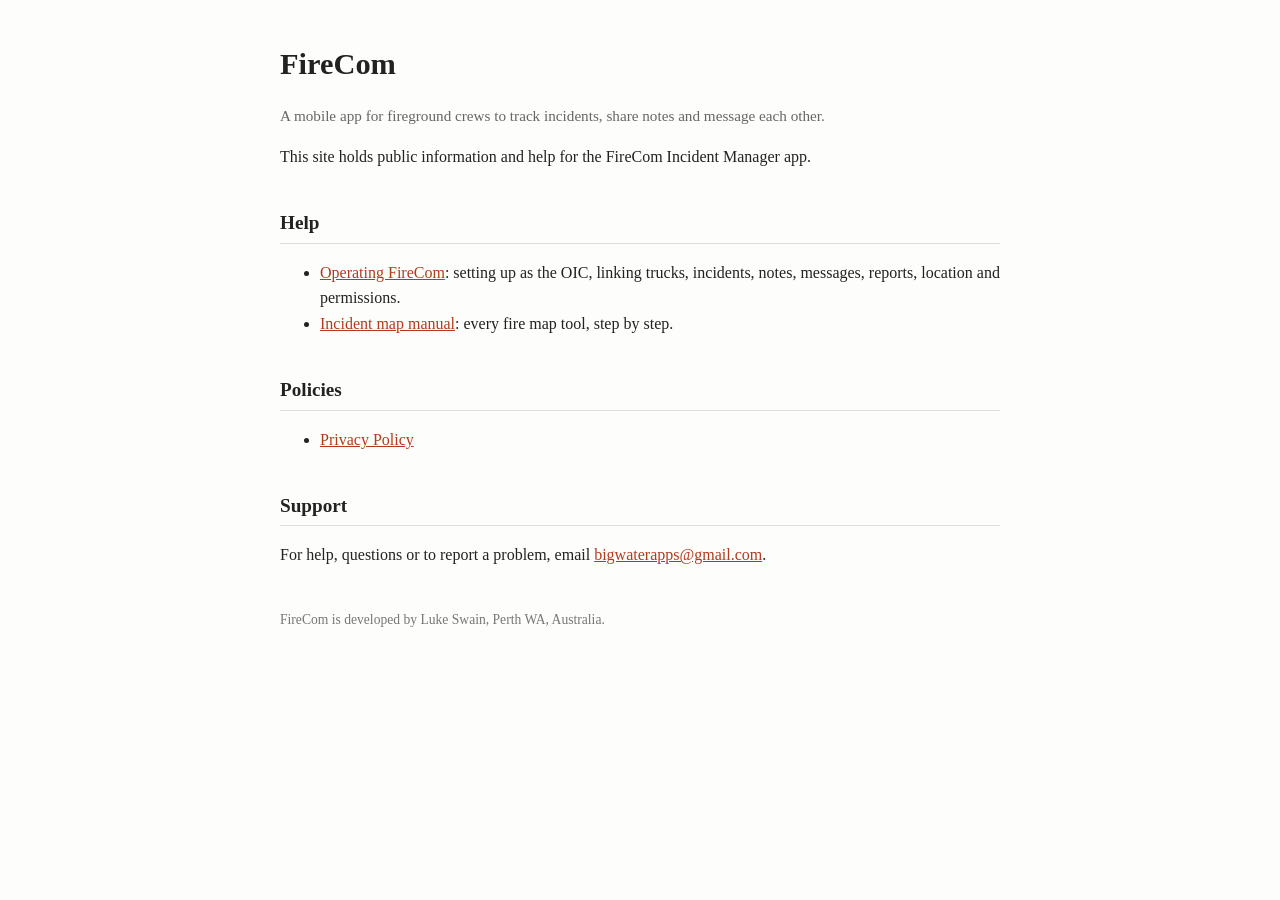
<file: index.html>
<!DOCTYPE html>
<html lang="en"><head><meta charset="utf-8"><meta name="viewport" content="width=device-width, initial-scale=1">
<title>FireCom</title><link rel="stylesheet" href="style.css"></head>
<body>
<h1>FireCom</h1>
<p class="muted">A mobile app for fireground crews to track incidents, share notes and message each other.</p>
<p>This site holds public information and help for the FireCom Incident Manager app.</p>
<h2>Help</h2>
<ul>
<li><a href="operating-firecom.html">Operating FireCom</a>: setting up as the OIC, linking trucks, incidents, notes, messages, reports, location and permissions.</li>
<li><a href="incident-map-manual.html">Incident map manual</a>: every fire map tool, step by step.</li>
</ul>
<h2>Policies</h2>
<ul><li><a href="privacy-policy.html">Privacy Policy</a></li></ul>
<h2>Support</h2>
<p>For help, questions or to report a problem, email <a href="mailto:bigwaterapps@gmail.com">bigwaterapps@gmail.com</a>.</p>
<footer>FireCom is developed by Luke Swain, Perth WA, Australia.</footer>
</body></html>
</file>
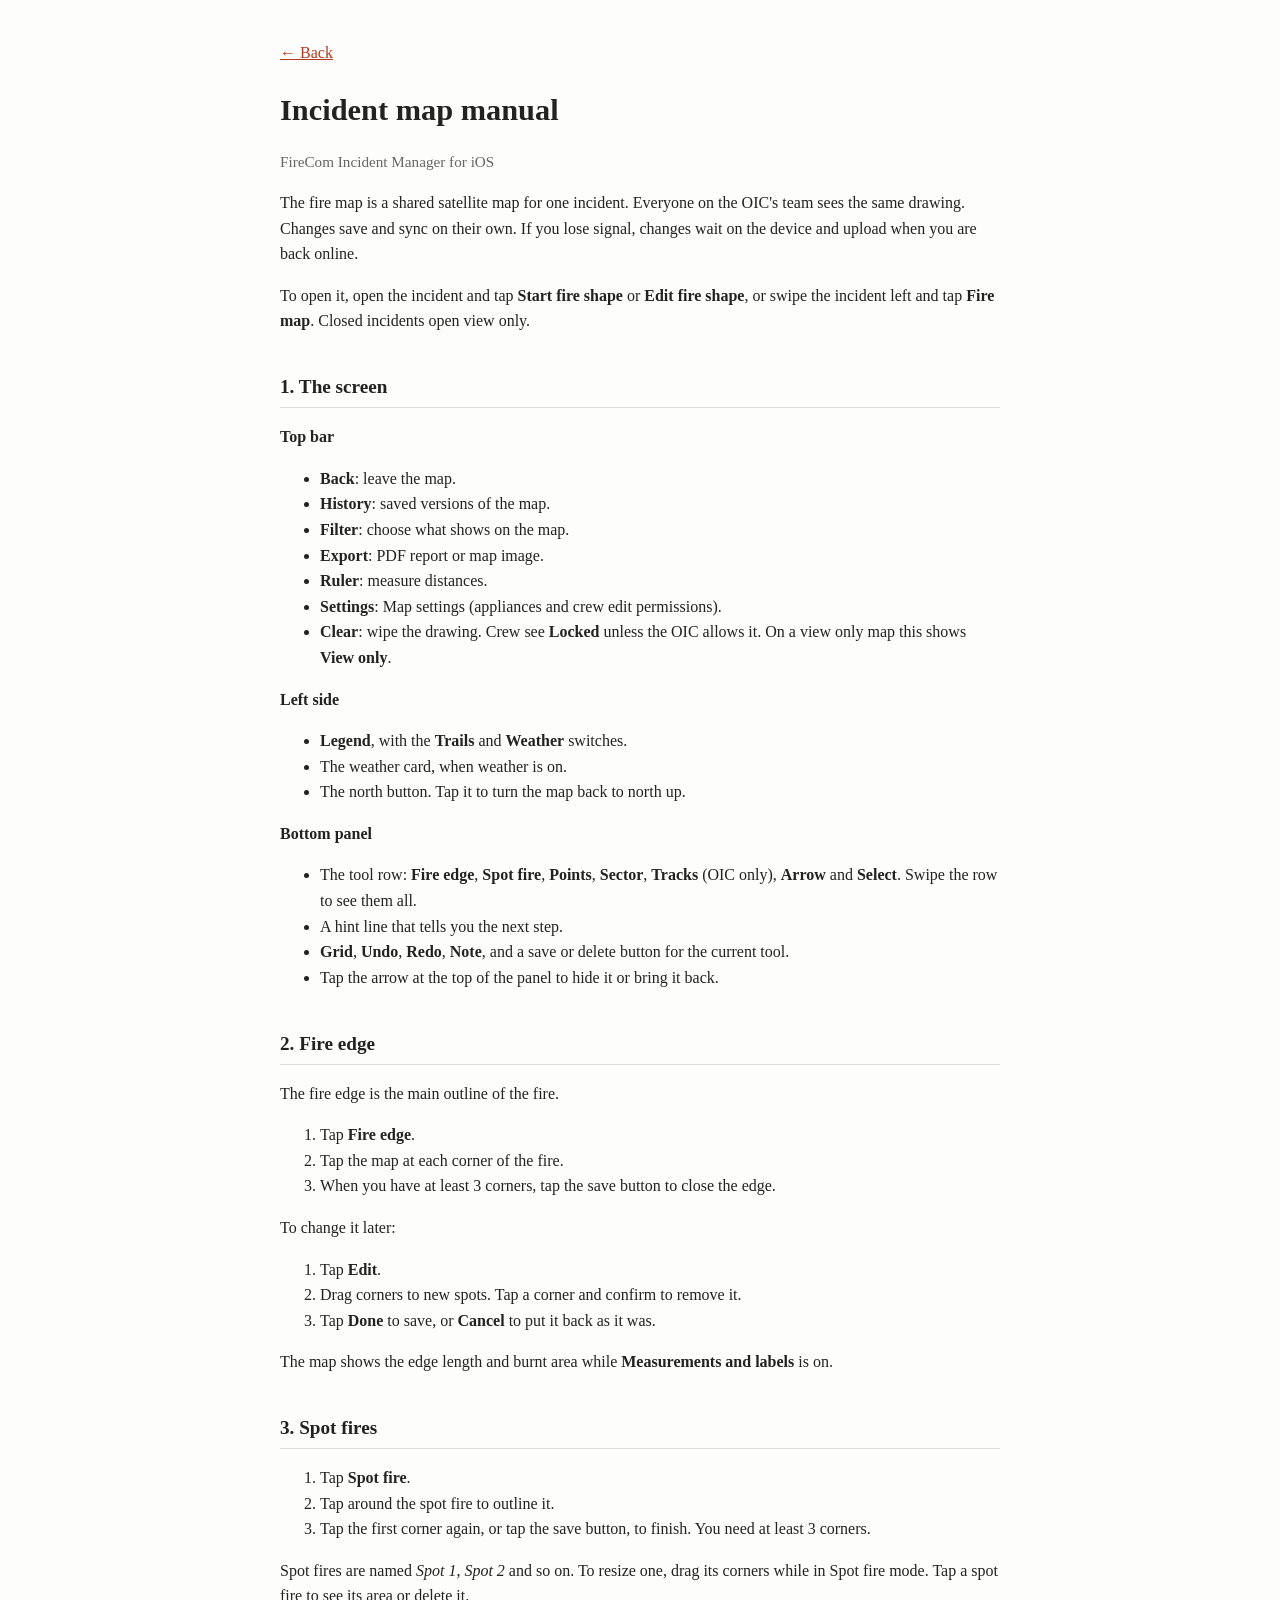
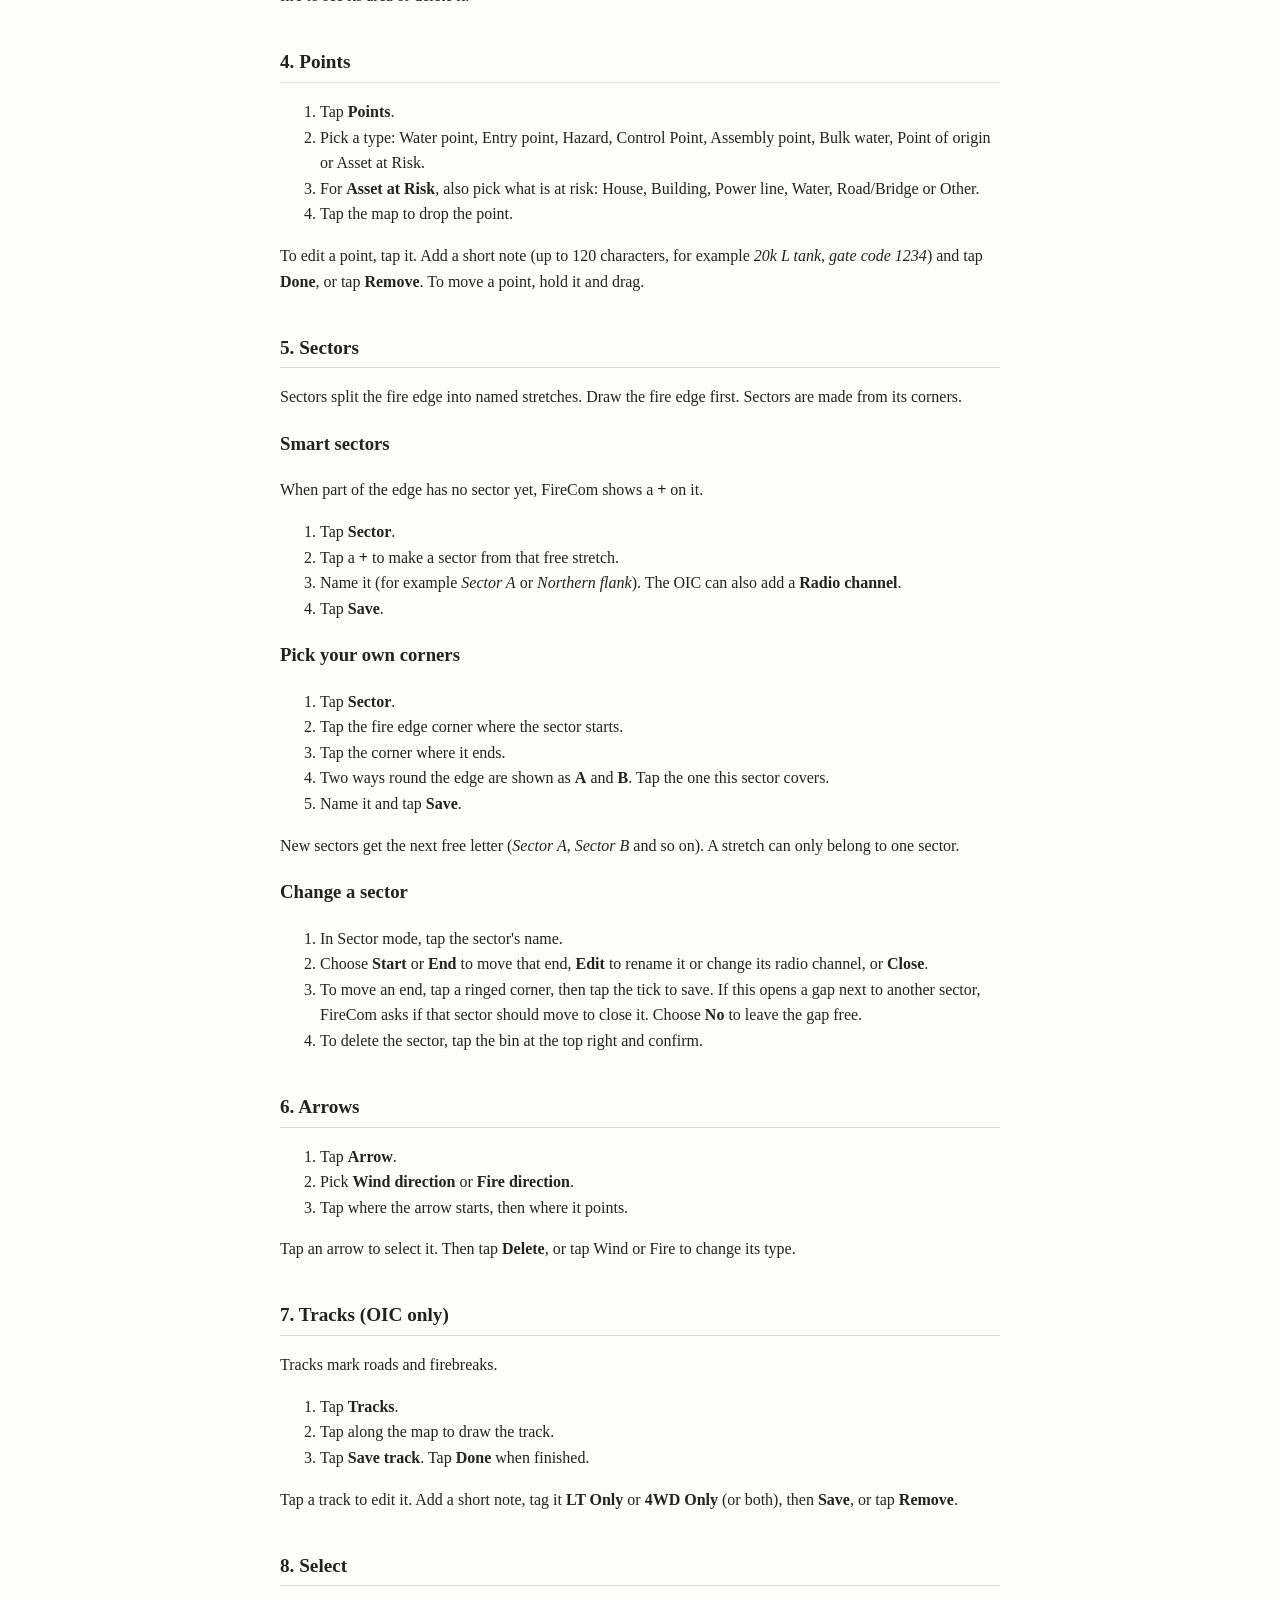
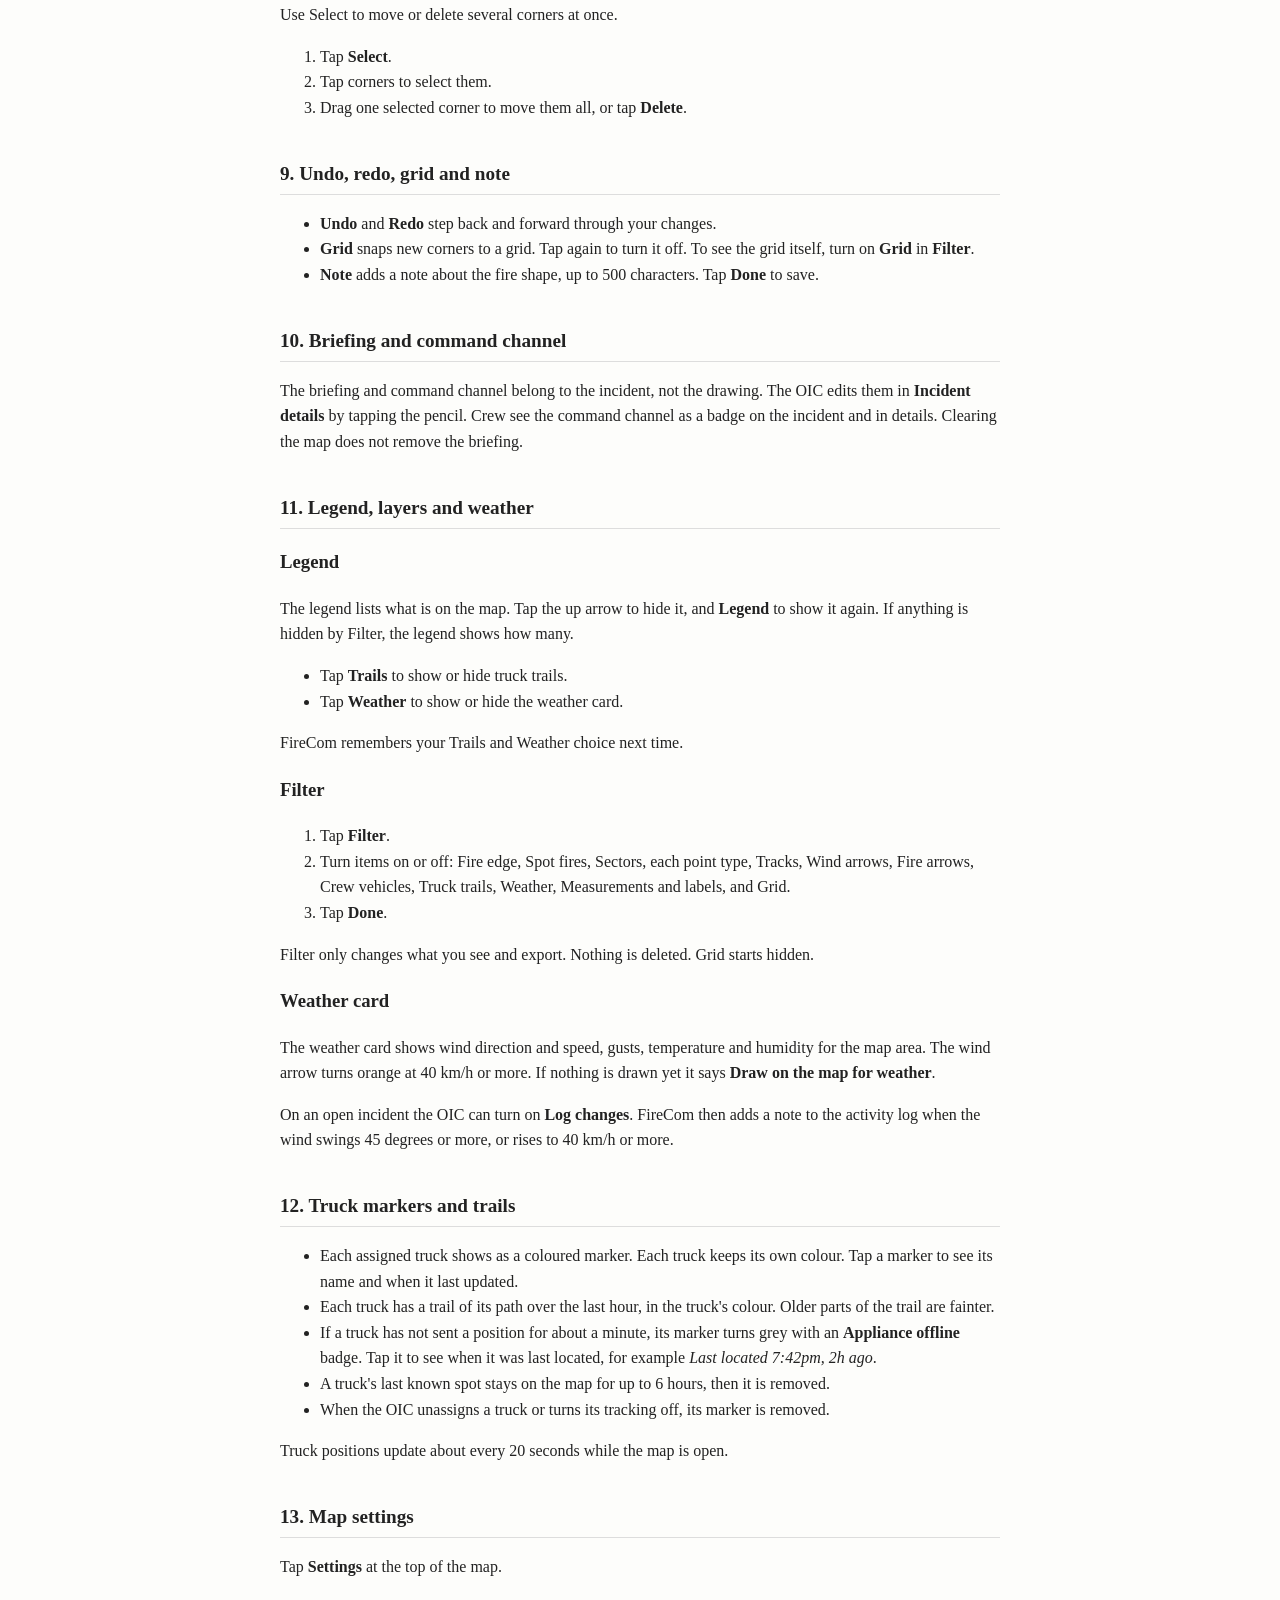
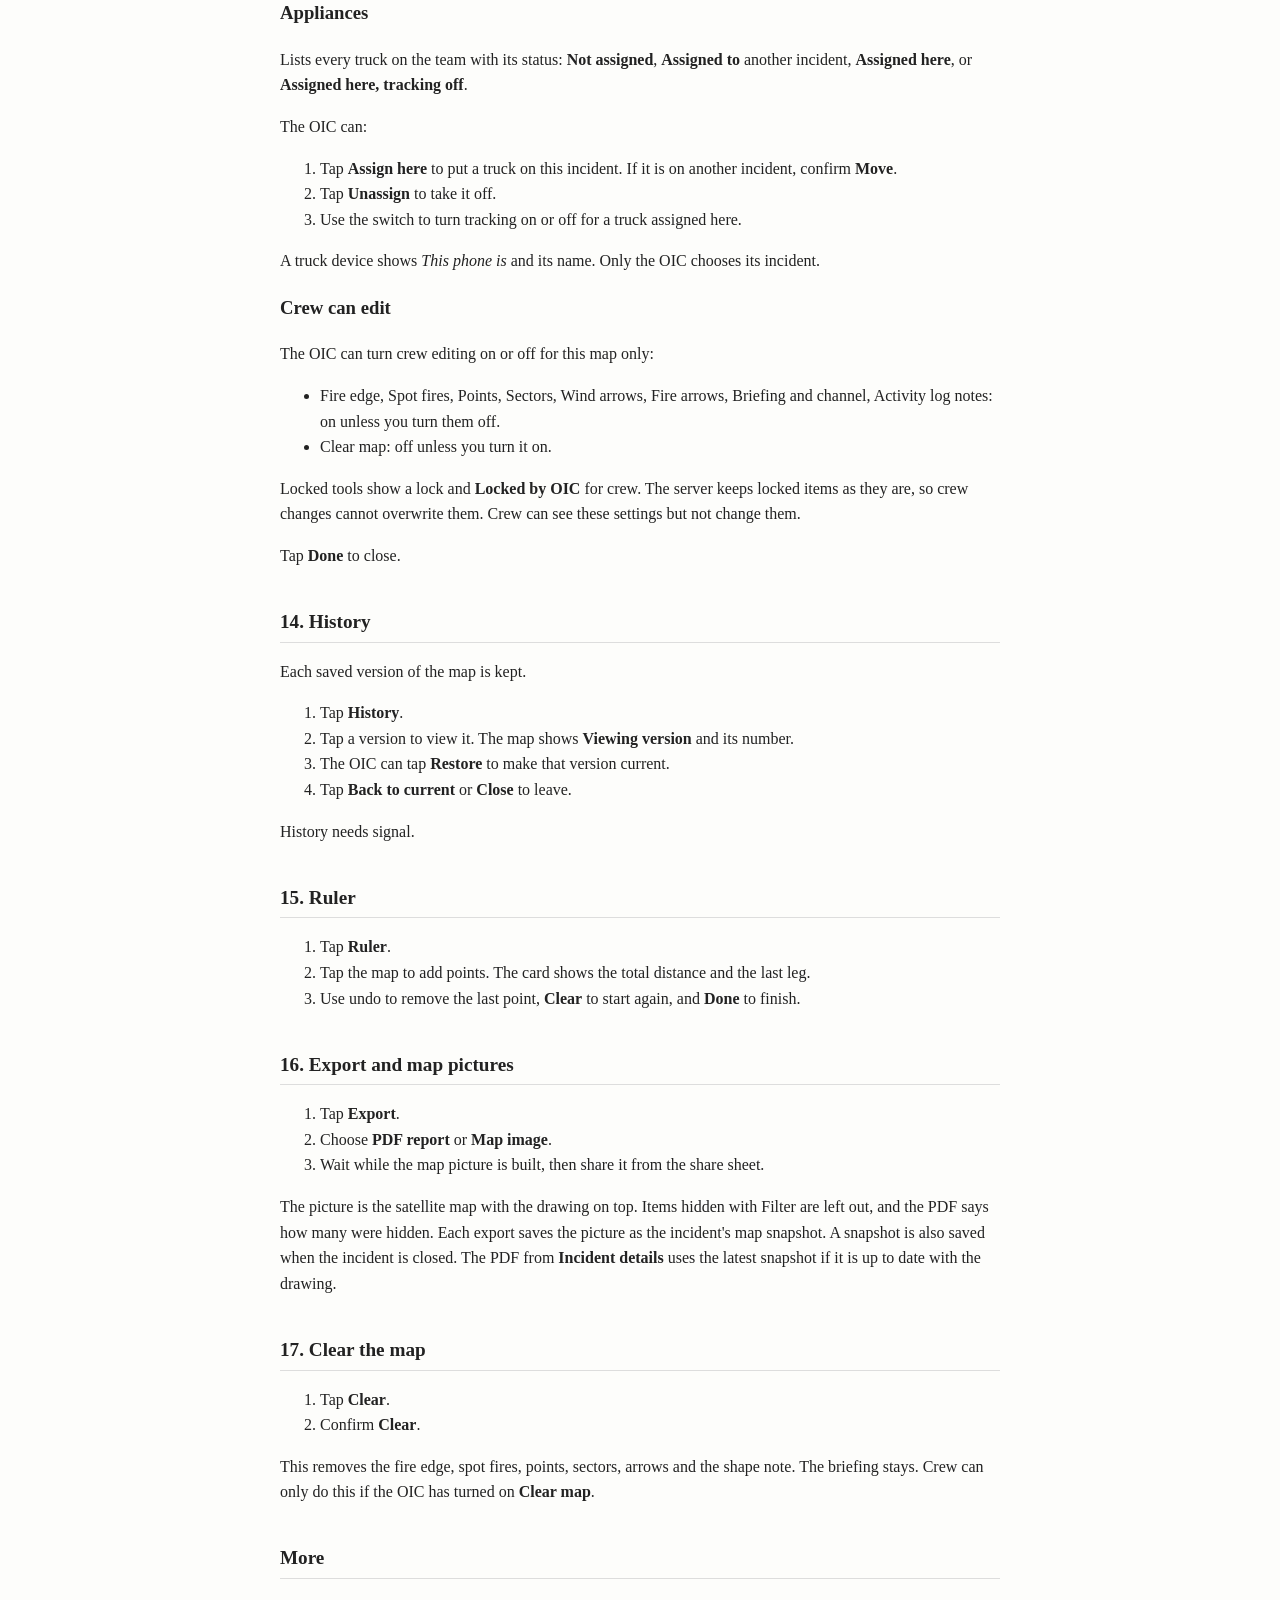
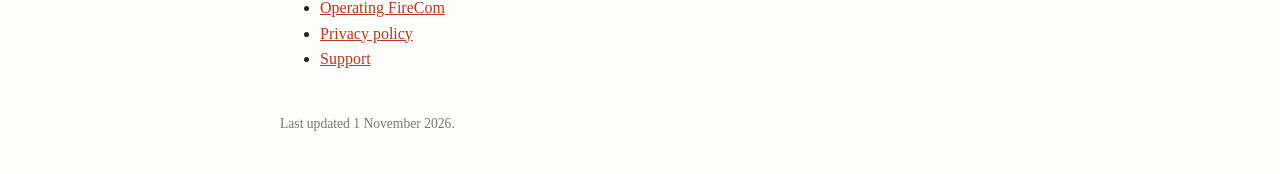
<file: incident-map-manual.html>
<!DOCTYPE html>
<html lang="en"><head><meta charset="utf-8"><meta name="viewport" content="width=device-width, initial-scale=1">
<title>FireCom Incident Map Manual</title><link rel="stylesheet" href="style.css"></head>
<body>
<p><a href="index.html">&larr; Back</a></p>
<h1>Incident map manual</h1>
<p class="muted">FireCom Incident Manager for iOS</p>
<p>The fire map is a shared satellite map for one incident. Everyone on the OIC's team sees the same drawing. Changes save and sync on their own. If you lose signal, changes wait on the device and upload when you are back online.</p>
<p>To open it, open the incident and tap <strong>Start fire shape</strong> or <strong>Edit fire shape</strong>, or swipe the incident left and tap <strong>Fire map</strong>. Closed incidents open view only.</p>
<h2>1. The screen</h2>
<p><strong>Top bar</strong></p>
<ul>
<li><strong>Back</strong>: leave the map.</li>
<li><strong>History</strong>: saved versions of the map.</li>
<li><strong>Filter</strong>: choose what shows on the map.</li>
<li><strong>Export</strong>: PDF report or map image.</li>
<li><strong>Ruler</strong>: measure distances.</li>
<li><strong>Settings</strong>: Map settings (appliances and crew edit permissions).</li>
<li><strong>Clear</strong>: wipe the drawing. Crew see <strong>Locked</strong> unless the OIC allows it. On a view only map this shows <strong>View only</strong>.</li>
</ul>
<p><strong>Left side</strong></p>
<ul>
<li><strong>Legend</strong>, with the <strong>Trails</strong> and <strong>Weather</strong> switches.</li>
<li>The weather card, when weather is on.</li>
<li>The north button. Tap it to turn the map back to north up.</li>
</ul>
<p><strong>Bottom panel</strong></p>
<ul>
<li>The tool row: <strong>Fire edge</strong>, <strong>Spot fire</strong>, <strong>Points</strong>, <strong>Sector</strong>, <strong>Tracks</strong> (OIC only), <strong>Arrow</strong> and <strong>Select</strong>. Swipe the row to see them all.</li>
<li>A hint line that tells you the next step.</li>
<li><strong>Grid</strong>, <strong>Undo</strong>, <strong>Redo</strong>, <strong>Note</strong>, and a save or delete button for the current tool.</li>
<li>Tap the arrow at the top of the panel to hide it or bring it back.</li>
</ul>
<h2>2. Fire edge</h2>
<p>The fire edge is the main outline of the fire.</p>
<ol>
<li>Tap <strong>Fire edge</strong>.</li>
<li>Tap the map at each corner of the fire.</li>
<li>When you have at least 3 corners, tap the save button to close the edge.</li>
</ol>
<p>To change it later:</p>
<ol>
<li>Tap <strong>Edit</strong>.</li>
<li>Drag corners to new spots. Tap a corner and confirm to remove it.</li>
<li>Tap <strong>Done</strong> to save, or <strong>Cancel</strong> to put it back as it was.</li>
</ol>
<p>The map shows the edge length and burnt area while <strong>Measurements and labels</strong> is on.</p>
<h2>3. Spot fires</h2>
<ol>
<li>Tap <strong>Spot fire</strong>.</li>
<li>Tap around the spot fire to outline it.</li>
<li>Tap the first corner again, or tap the save button, to finish. You need at least 3 corners.</li>
</ol>
<p>Spot fires are named <em>Spot 1</em>, <em>Spot 2</em> and so on. To resize one, drag its corners while in Spot fire mode. Tap a spot fire to see its area or delete it.</p>
<h2>4. Points</h2>
<ol>
<li>Tap <strong>Points</strong>.</li>
<li>Pick a type: Water point, Entry point, Hazard, Control Point, Assembly point, Bulk water, Point of origin or Asset at Risk.</li>
<li>For <strong>Asset at Risk</strong>, also pick what is at risk: House, Building, Power line, Water, Road/Bridge or Other.</li>
<li>Tap the map to drop the point.</li>
</ol>
<p>To edit a point, tap it. Add a short note (up to 120 characters, for example <em>20k L tank, gate code 1234</em>) and tap <strong>Done</strong>, or tap <strong>Remove</strong>. To move a point, hold it and drag.</p>
<h2>5. Sectors</h2>
<p>Sectors split the fire edge into named stretches. Draw the fire edge first. Sectors are made from its corners.</p>
<h3>Smart sectors</h3>
<p>When part of the edge has no sector yet, FireCom shows a <strong>+</strong> on it.</p>
<ol>
<li>Tap <strong>Sector</strong>.</li>
<li>Tap a <strong>+</strong> to make a sector from that free stretch.</li>
<li>Name it (for example <em>Sector A</em> or <em>Northern flank</em>). The OIC can also add a <strong>Radio channel</strong>.</li>
<li>Tap <strong>Save</strong>.</li>
</ol>
<h3>Pick your own corners</h3>
<ol>
<li>Tap <strong>Sector</strong>.</li>
<li>Tap the fire edge corner where the sector starts.</li>
<li>Tap the corner where it ends.</li>
<li>Two ways round the edge are shown as <strong>A</strong> and <strong>B</strong>. Tap the one this sector covers.</li>
<li>Name it and tap <strong>Save</strong>.</li>
</ol>
<p>New sectors get the next free letter (<em>Sector A</em>, <em>Sector B</em> and so on). A stretch can only belong to one sector.</p>
<h3>Change a sector</h3>
<ol>
<li>In Sector mode, tap the sector's name.</li>
<li>Choose <strong>Start</strong> or <strong>End</strong> to move that end, <strong>Edit</strong> to rename it or change its radio channel, or <strong>Close</strong>.</li>
<li>To move an end, tap a ringed corner, then tap the tick to save. If this opens a gap next to another sector, FireCom asks if that sector should move to close it. Choose <strong>No</strong> to leave the gap free.</li>
<li>To delete the sector, tap the bin at the top right and confirm.</li>
</ol>
<h2>6. Arrows</h2>
<ol>
<li>Tap <strong>Arrow</strong>.</li>
<li>Pick <strong>Wind direction</strong> or <strong>Fire direction</strong>.</li>
<li>Tap where the arrow starts, then where it points.</li>
</ol>
<p>Tap an arrow to select it. Then tap <strong>Delete</strong>, or tap Wind or Fire to change its type.</p>
<h2>7. Tracks (OIC only)</h2>
<p>Tracks mark roads and firebreaks.</p>
<ol>
<li>Tap <strong>Tracks</strong>.</li>
<li>Tap along the map to draw the track.</li>
<li>Tap <strong>Save track</strong>. Tap <strong>Done</strong> when finished.</li>
</ol>
<p>Tap a track to edit it. Add a short note, tag it <strong>LT Only</strong> or <strong>4WD Only</strong> (or both), then <strong>Save</strong>, or tap <strong>Remove</strong>.</p>
<h2>8. Select</h2>
<p>Use Select to move or delete several corners at once.</p>
<ol>
<li>Tap <strong>Select</strong>.</li>
<li>Tap corners to select them.</li>
<li>Drag one selected corner to move them all, or tap <strong>Delete</strong>.</li>
</ol>
<h2>9. Undo, redo, grid and note</h2>
<ul>
<li><strong>Undo</strong> and <strong>Redo</strong> step back and forward through your changes.</li>
<li><strong>Grid</strong> snaps new corners to a grid. Tap again to turn it off. To see the grid itself, turn on <strong>Grid</strong> in <strong>Filter</strong>.</li>
<li><strong>Note</strong> adds a note about the fire shape, up to 500 characters. Tap <strong>Done</strong> to save.</li>
</ul>
<h2>10. Briefing and command channel</h2>
<p>The briefing and command channel belong to the incident, not the drawing. The OIC edits them in <strong>Incident details</strong> by tapping the pencil. Crew see the command channel as a badge on the incident and in details. Clearing the map does not remove the briefing.</p>
<h2>11. Legend, layers and weather</h2>
<h3>Legend</h3>
<p>The legend lists what is on the map. Tap the up arrow to hide it, and <strong>Legend</strong> to show it again. If anything is hidden by Filter, the legend shows how many.</p>
<ul>
<li>Tap <strong>Trails</strong> to show or hide truck trails.</li>
<li>Tap <strong>Weather</strong> to show or hide the weather card.</li>
</ul>
<p>FireCom remembers your Trails and Weather choice next time.</p>
<h3>Filter</h3>
<ol>
<li>Tap <strong>Filter</strong>.</li>
<li>Turn items on or off: Fire edge, Spot fires, Sectors, each point type, Tracks, Wind arrows, Fire arrows, Crew vehicles, Truck trails, Weather, Measurements and labels, and Grid.</li>
<li>Tap <strong>Done</strong>.</li>
</ol>
<p>Filter only changes what you see and export. Nothing is deleted. Grid starts hidden.</p>
<h3>Weather card</h3>
<p>The weather card shows wind direction and speed, gusts, temperature and humidity for the map area. The wind arrow turns orange at 40 km/h or more. If nothing is drawn yet it says <strong>Draw on the map for weather</strong>.</p>
<p>On an open incident the OIC can turn on <strong>Log changes</strong>. FireCom then adds a note to the activity log when the wind swings 45 degrees or more, or rises to 40 km/h or more.</p>
<h2>12. Truck markers and trails</h2>
<ul>
<li>Each assigned truck shows as a coloured marker. Each truck keeps its own colour. Tap a marker to see its name and when it last updated.</li>
<li>Each truck has a trail of its path over the last hour, in the truck's colour. Older parts of the trail are fainter.</li>
<li>If a truck has not sent a position for about a minute, its marker turns grey with an <strong>Appliance offline</strong> badge. Tap it to see when it was last located, for example <em>Last located 7:42pm, 2h ago</em>.</li>
<li>A truck's last known spot stays on the map for up to 6 hours, then it is removed.</li>
<li>When the OIC unassigns a truck or turns its tracking off, its marker is removed.</li>
</ul>
<p>Truck positions update about every 20 seconds while the map is open.</p>
<h2 id="appliances">13. Map settings</h2>

<p>Tap <strong>Settings</strong> at the top of the map.</p>
<h3>Appliances</h3>
<p>Lists every truck on the team with its status: <strong>Not assigned</strong>, <strong>Assigned to</strong> another incident, <strong>Assigned here</strong>, or <strong>Assigned here, tracking off</strong>.</p>
<p>The OIC can:</p>
<ol>
<li>Tap <strong>Assign here</strong> to put a truck on this incident. If it is on another incident, confirm <strong>Move</strong>.</li>
<li>Tap <strong>Unassign</strong> to take it off.</li>
<li>Use the switch to turn tracking on or off for a truck assigned here.</li>
</ol>
<p>A truck device shows <em>This phone is</em> and its name. Only the OIC chooses its incident.</p>
<h3>Crew can edit</h3>
<p>The OIC can turn crew editing on or off for this map only:</p>
<ul>
<li>Fire edge, Spot fires, Points, Sectors, Wind arrows, Fire arrows, Briefing and channel, Activity log notes: on unless you turn them off.</li>
<li>Clear map: off unless you turn it on.</li>
</ul>
<p>Locked tools show a lock and <strong>Locked by OIC</strong> for crew. The server keeps locked items as they are, so crew changes cannot overwrite them. Crew can see these settings but not change them.</p>
<p>Tap <strong>Done</strong> to close.</p>
<h2>14. History</h2>
<p>Each saved version of the map is kept.</p>
<ol>
<li>Tap <strong>History</strong>.</li>
<li>Tap a version to view it. The map shows <strong>Viewing version</strong> and its number.</li>
<li>The OIC can tap <strong>Restore</strong> to make that version current.</li>
<li>Tap <strong>Back to current</strong> or <strong>Close</strong> to leave.</li>
</ol>
<p>History needs signal.</p>
<h2>15. Ruler</h2>
<ol>
<li>Tap <strong>Ruler</strong>.</li>
<li>Tap the map to add points. The card shows the total distance and the last leg.</li>
<li>Use undo to remove the last point, <strong>Clear</strong> to start again, and <strong>Done</strong> to finish.</li>
</ol>
<h2>16. Export and map pictures</h2>
<ol>
<li>Tap <strong>Export</strong>.</li>
<li>Choose <strong>PDF report</strong> or <strong>Map image</strong>.</li>
<li>Wait while the map picture is built, then share it from the share sheet.</li>
</ol>
<p>The picture is the satellite map with the drawing on top. Items hidden with Filter are left out, and the PDF says how many were hidden. Each export saves the picture as the incident's map snapshot. A snapshot is also saved when the incident is closed. The PDF from <strong>Incident details</strong> uses the latest snapshot if it is up to date with the drawing.</p>
<h2>17. Clear the map</h2>
<ol>
<li>Tap <strong>Clear</strong>.</li>
<li>Confirm <strong>Clear</strong>.</li>
</ol>
<p>This removes the fire edge, spot fires, points, sectors, arrows and the shape note. The briefing stays. Crew can only do this if the OIC has turned on <strong>Clear map</strong>.</p>
<h2>More</h2>
<ul>
<li><a href="operating-firecom.html">Operating FireCom</a></li>
<li><a href="privacy-policy.html">Privacy policy</a></li>
<li><a href="index.html">Support</a></li>
</ul>

<footer>Last updated 1 November 2026.</footer>
</body></html>
</file>
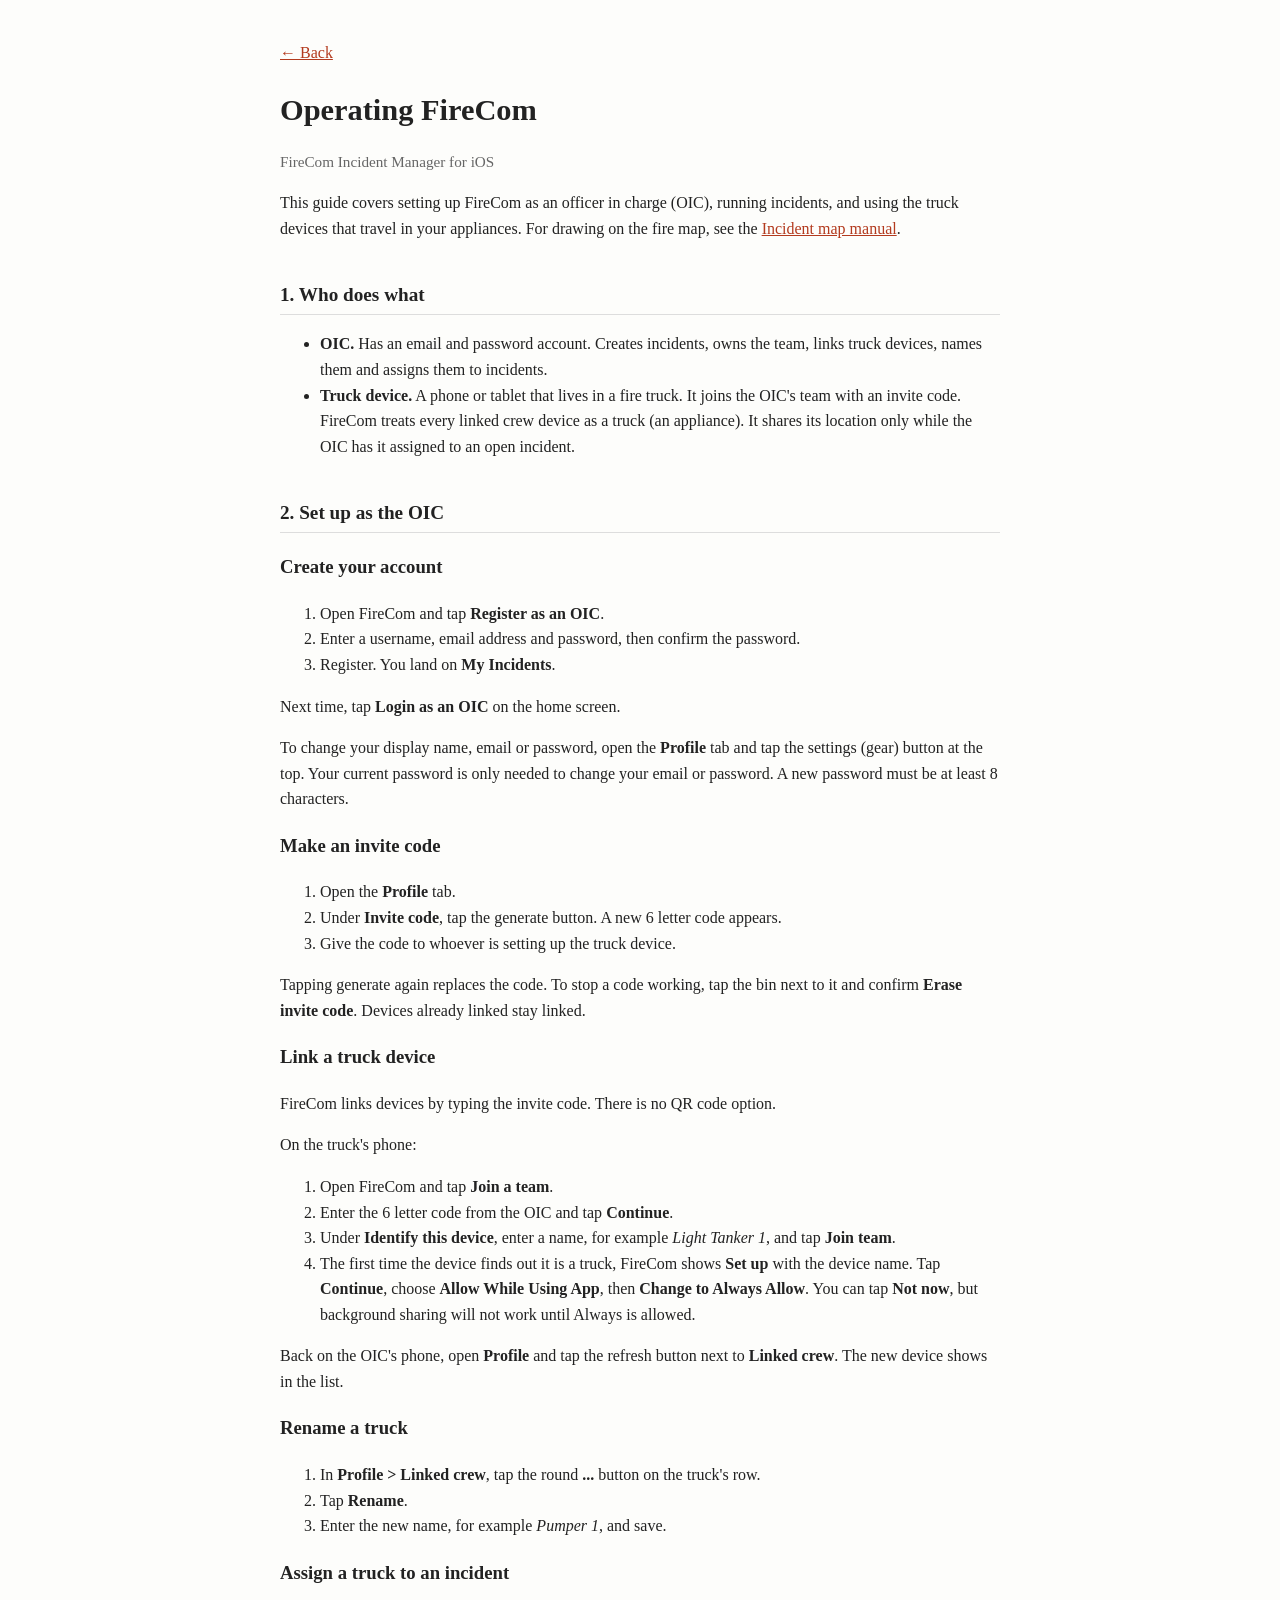
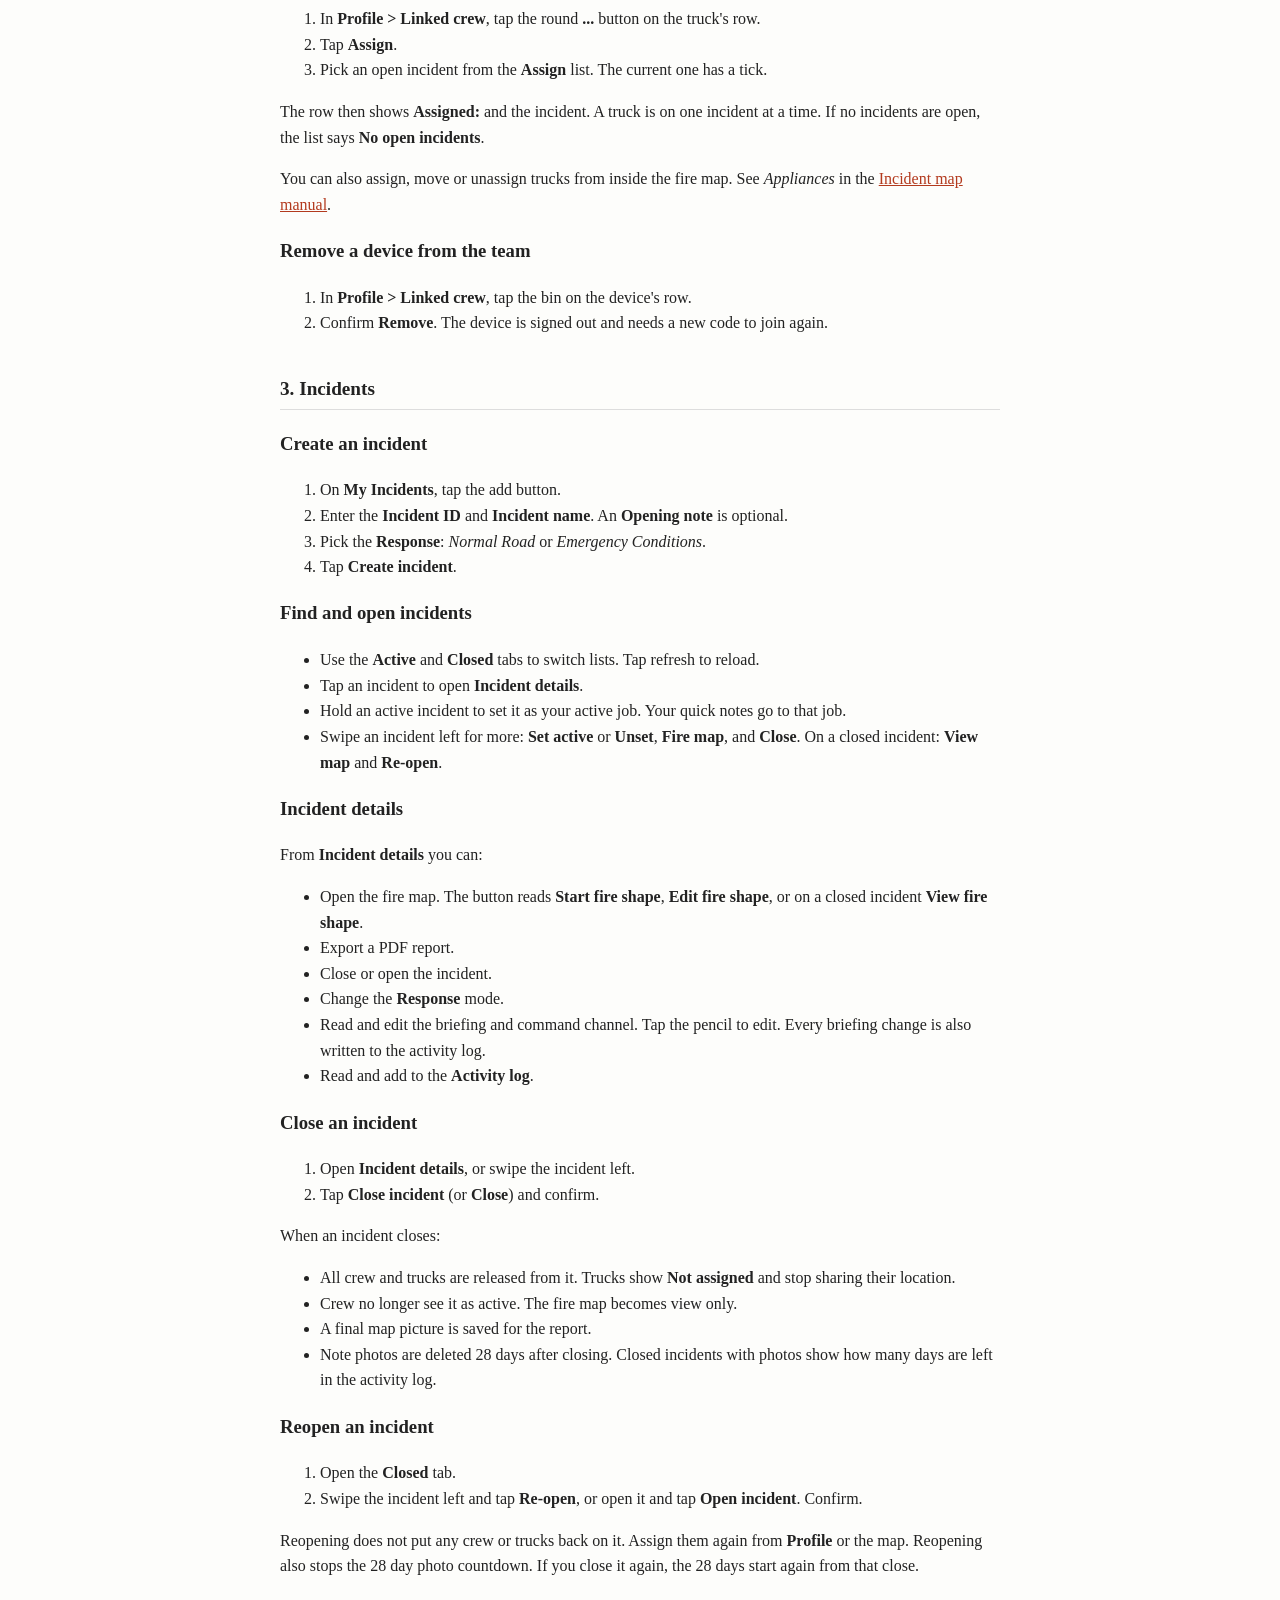
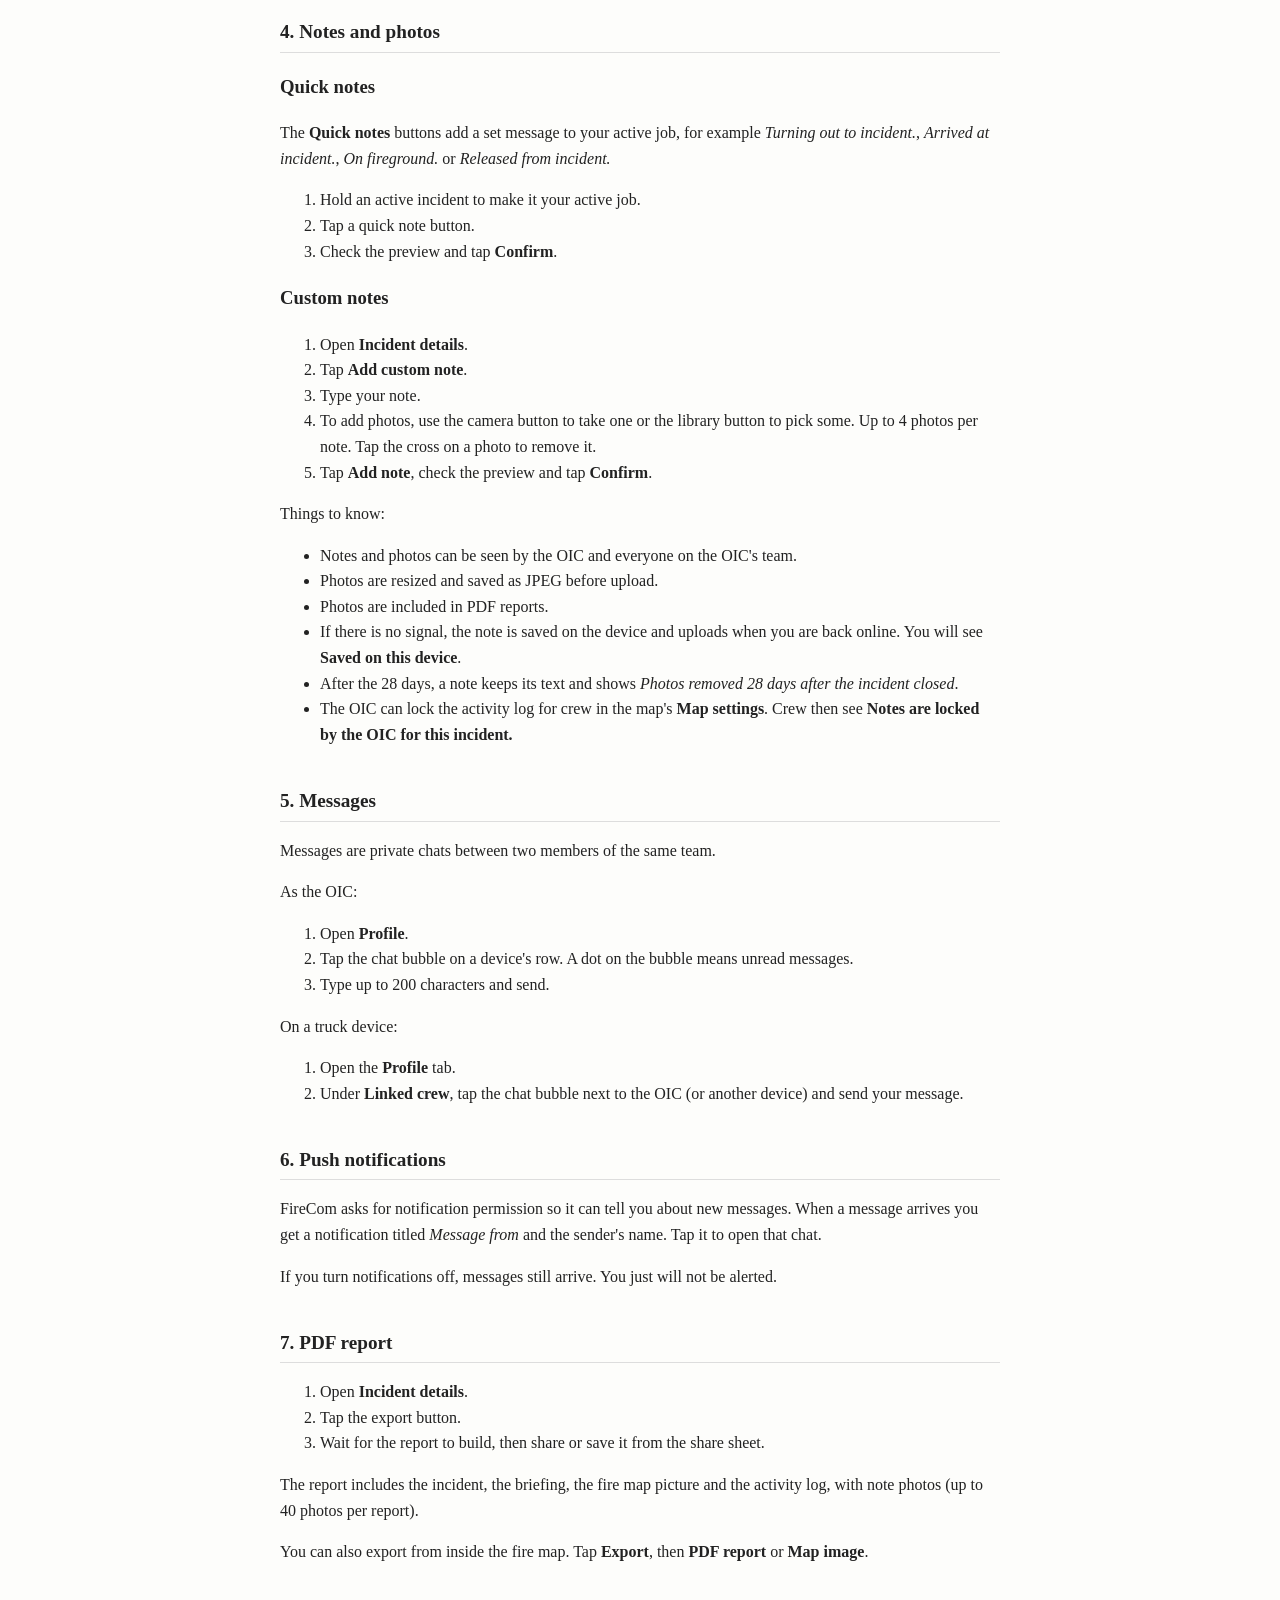
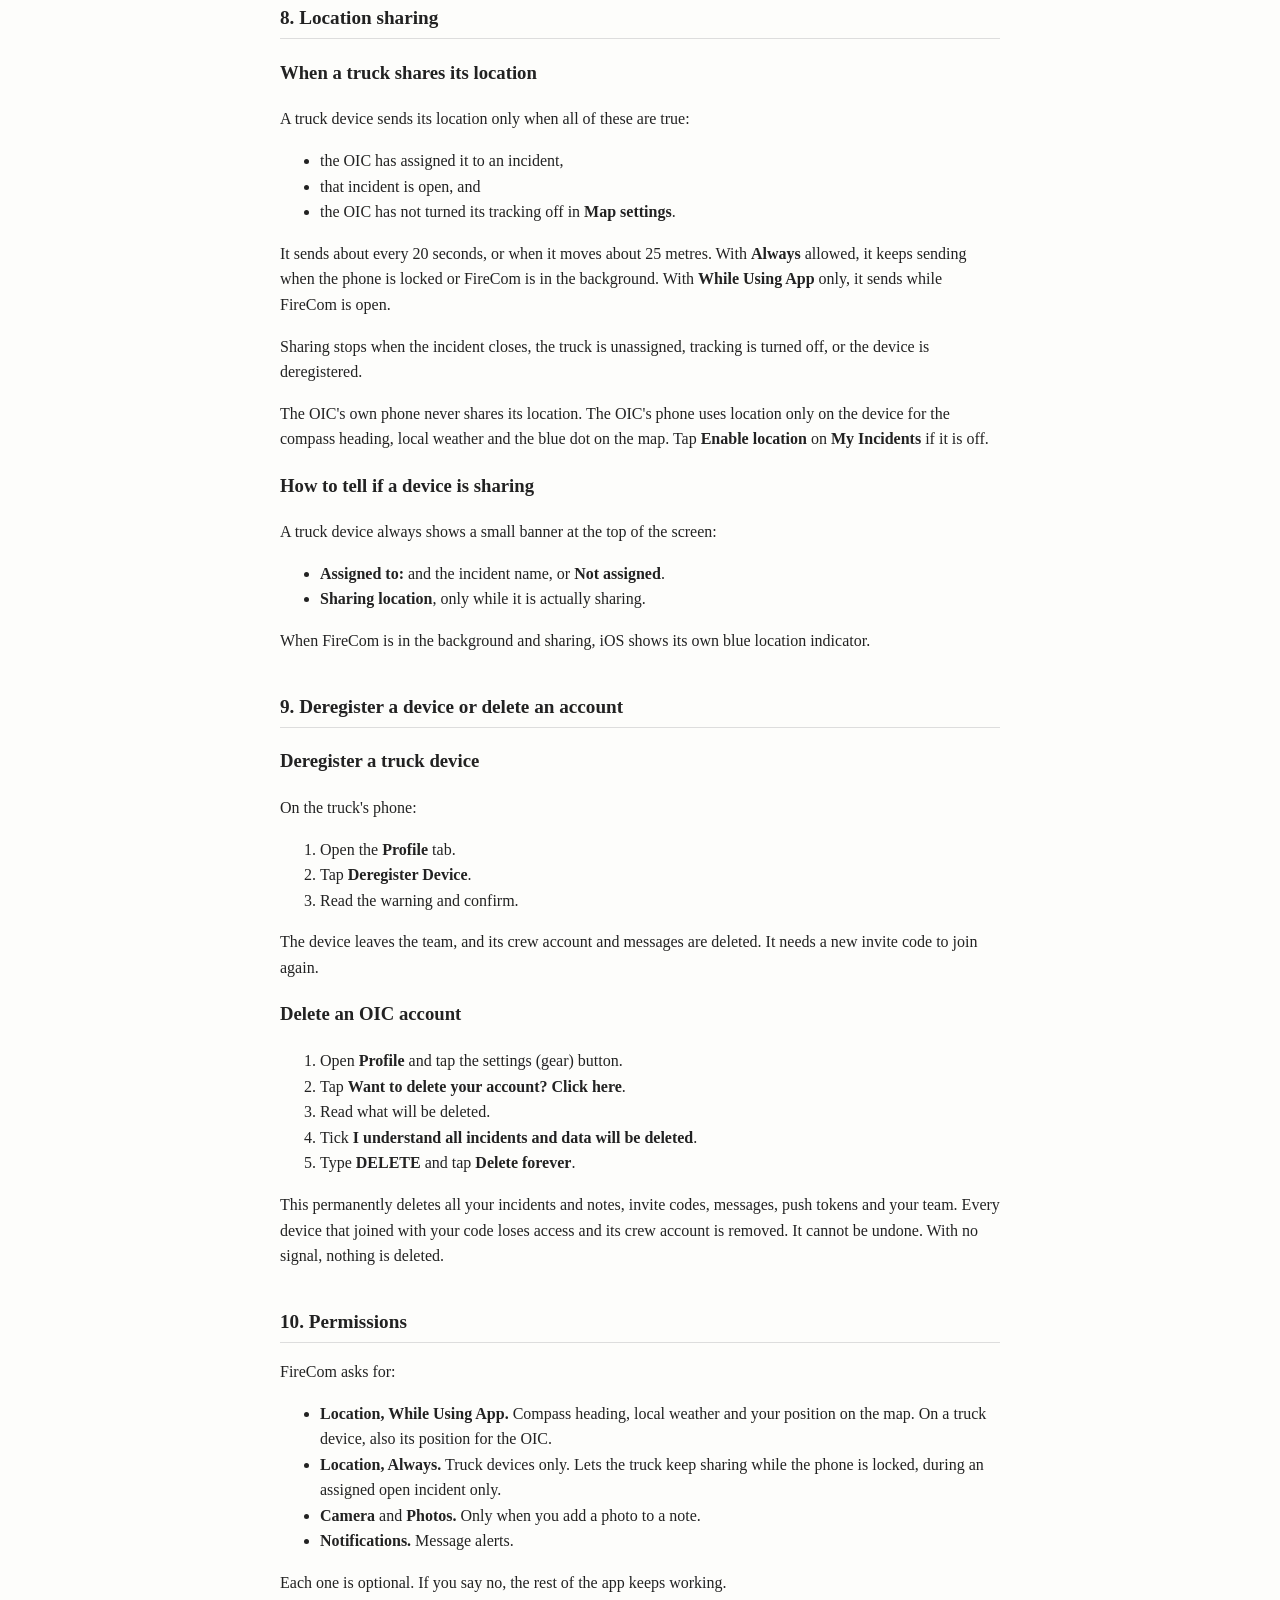
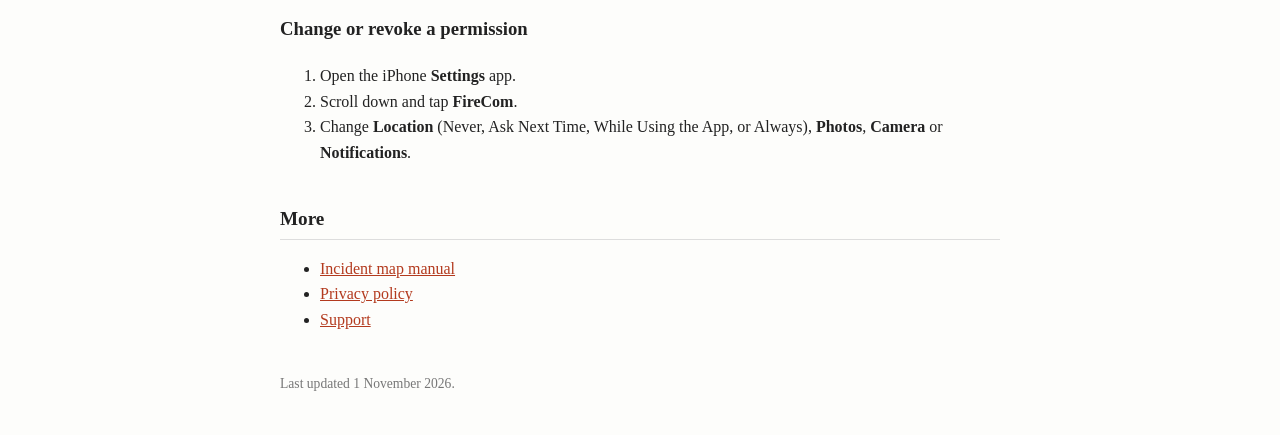
<file: operating-firecom.html>
<!DOCTYPE html>
<html lang="en"><head><meta charset="utf-8"><meta name="viewport" content="width=device-width, initial-scale=1">
<title>Operating FireCom</title><link rel="stylesheet" href="style.css"></head>
<body>
<p><a href="index.html">&larr; Back</a></p>
<h1>Operating FireCom</h1>
<p class="muted">FireCom Incident Manager for iOS</p>
<p>This guide covers setting up FireCom as an officer in charge (OIC), running incidents, and using the truck devices that travel in your appliances. For drawing on the fire map, see the <a href="incident-map-manual.html">Incident map manual</a>.</p>
<h2>1. Who does what</h2>
<ul>
<li><strong>OIC.</strong> Has an email and password account. Creates incidents, owns the team, links truck devices, names them and assigns them to incidents.</li>
<li><strong>Truck device.</strong> A phone or tablet that lives in a fire truck. It joins the OIC's team with an invite code. FireCom treats every linked crew device as a truck (an appliance). It shares its location only while the OIC has it assigned to an open incident.</li>
</ul>
<h2>2. Set up as the OIC</h2>
<h3>Create your account</h3>
<ol>
<li>Open FireCom and tap <strong>Register as an OIC</strong>.</li>
<li>Enter a username, email address and password, then confirm the password.</li>
<li>Register. You land on <strong>My Incidents</strong>.</li>
</ol>
<p>Next time, tap <strong>Login as an OIC</strong> on the home screen.</p>
<p>To change your display name, email or password, open the <strong>Profile</strong> tab and tap the settings (gear) button at the top. Your current password is only needed to change your email or password. A new password must be at least 8 characters.</p>
<h3>Make an invite code</h3>
<ol>
<li>Open the <strong>Profile</strong> tab.</li>
<li>Under <strong>Invite code</strong>, tap the generate button. A new 6 letter code appears.</li>
<li>Give the code to whoever is setting up the truck device.</li>
</ol>
<p>Tapping generate again replaces the code. To stop a code working, tap the bin next to it and confirm <strong>Erase invite code</strong>. Devices already linked stay linked.</p>
<h3>Link a truck device</h3>
<p>FireCom links devices by typing the invite code. There is no QR code option.</p>
<p>On the truck's phone:</p>
<ol>
<li>Open FireCom and tap <strong>Join a team</strong>.</li>
<li>Enter the 6 letter code from the OIC and tap <strong>Continue</strong>.</li>
<li>Under <strong>Identify this device</strong>, enter a name, for example <em>Light Tanker 1</em>, and tap <strong>Join team</strong>.</li>
<li>The first time the device finds out it is a truck, FireCom shows <strong>Set up</strong> with the device name. Tap <strong>Continue</strong>, choose <strong>Allow While Using App</strong>, then <strong>Change to Always Allow</strong>. You can tap <strong>Not now</strong>, but background sharing will not work until Always is allowed.</li>
</ol>
<p>Back on the OIC's phone, open <strong>Profile</strong> and tap the refresh button next to <strong>Linked crew</strong>. The new device shows in the list.</p>
<h3>Rename a truck</h3>
<ol>
<li>In <strong>Profile &gt; Linked crew</strong>, tap the round <strong>...</strong> button on the truck's row.</li>
<li>Tap <strong>Rename</strong>.</li>
<li>Enter the new name, for example <em>Pumper 1</em>, and save.</li>
</ol>
<h3>Assign a truck to an incident</h3>
<ol>
<li>In <strong>Profile &gt; Linked crew</strong>, tap the round <strong>...</strong> button on the truck's row.</li>
<li>Tap <strong>Assign</strong>.</li>
<li>Pick an open incident from the <strong>Assign</strong> list. The current one has a tick.</li>
</ol>
<p>The row then shows <strong>Assigned:</strong> and the incident. A truck is on one incident at a time. If no incidents are open, the list says <strong>No open incidents</strong>.</p>
<p>You can also assign, move or unassign trucks from inside the fire map. See <em>Appliances</em> in the <a href="incident-map-manual.html#appliances">Incident map manual</a>.</p>
<h3>Remove a device from the team</h3>
<ol>
<li>In <strong>Profile &gt; Linked crew</strong>, tap the bin on the device's row.</li>
<li>Confirm <strong>Remove</strong>. The device is signed out and needs a new code to join again.</li>
</ol>
<h2>3. Incidents</h2>
<h3>Create an incident</h3>
<ol>
<li>On <strong>My Incidents</strong>, tap the add button.</li>
<li>Enter the <strong>Incident ID</strong> and <strong>Incident name</strong>. An <strong>Opening note</strong> is optional.</li>
<li>Pick the <strong>Response</strong>: <em>Normal Road</em> or <em>Emergency Conditions</em>.</li>
<li>Tap <strong>Create incident</strong>.</li>
</ol>
<h3>Find and open incidents</h3>
<ul>
<li>Use the <strong>Active</strong> and <strong>Closed</strong> tabs to switch lists. Tap refresh to reload.</li>
<li>Tap an incident to open <strong>Incident details</strong>.</li>
<li>Hold an active incident to set it as your active job. Your quick notes go to that job.</li>
<li>Swipe an incident left for more: <strong>Set active</strong> or <strong>Unset</strong>, <strong>Fire map</strong>, and <strong>Close</strong>. On a closed incident: <strong>View map</strong> and <strong>Re-open</strong>.</li>
</ul>
<h3>Incident details</h3>
<p>From <strong>Incident details</strong> you can:</p>
<ul>
<li>Open the fire map. The button reads <strong>Start fire shape</strong>, <strong>Edit fire shape</strong>, or on a closed incident <strong>View fire shape</strong>.</li>
<li>Export a PDF report.</li>
<li>Close or open the incident.</li>
<li>Change the <strong>Response</strong> mode.</li>
<li>Read and edit the briefing and command channel. Tap the pencil to edit. Every briefing change is also written to the activity log.</li>
<li>Read and add to the <strong>Activity log</strong>.</li>
</ul>
<h3>Close an incident</h3>
<ol>
<li>Open <strong>Incident details</strong>, or swipe the incident left.</li>
<li>Tap <strong>Close incident</strong> (or <strong>Close</strong>) and confirm.</li>
</ol>
<p>When an incident closes:</p>
<ul>
<li>All crew and trucks are released from it. Trucks show <strong>Not assigned</strong> and stop sharing their location.</li>
<li>Crew no longer see it as active. The fire map becomes view only.</li>
<li>A final map picture is saved for the report.</li>
<li>Note photos are deleted 28 days after closing. Closed incidents with photos show how many days are left in the activity log.</li>
</ul>
<h3>Reopen an incident</h3>
<ol>
<li>Open the <strong>Closed</strong> tab.</li>
<li>Swipe the incident left and tap <strong>Re-open</strong>, or open it and tap <strong>Open incident</strong>. Confirm.</li>
</ol>
<p>Reopening does not put any crew or trucks back on it. Assign them again from <strong>Profile</strong> or the map. Reopening also stops the 28 day photo countdown. If you close it again, the 28 days start again from that close.</p>
<h2>4. Notes and photos</h2>
<h3>Quick notes</h3>
<p>The <strong>Quick notes</strong> buttons add a set message to your active job, for example <em>Turning out to incident.</em>, <em>Arrived at incident.</em>, <em>On fireground.</em> or <em>Released from incident.</em></p>
<ol>
<li>Hold an active incident to make it your active job.</li>
<li>Tap a quick note button.</li>
<li>Check the preview and tap <strong>Confirm</strong>.</li>
</ol>
<h3>Custom notes</h3>
<ol>
<li>Open <strong>Incident details</strong>.</li>
<li>Tap <strong>Add custom note</strong>.</li>
<li>Type your note.</li>
<li>To add photos, use the camera button to take one or the library button to pick some. Up to 4 photos per note. Tap the cross on a photo to remove it.</li>
<li>Tap <strong>Add note</strong>, check the preview and tap <strong>Confirm</strong>.</li>
</ol>
<p>Things to know:</p>
<ul>
<li>Notes and photos can be seen by the OIC and everyone on the OIC's team.</li>
<li>Photos are resized and saved as JPEG before upload.</li>
<li>Photos are included in PDF reports.</li>
<li>If there is no signal, the note is saved on the device and uploads when you are back online. You will see <strong>Saved on this device</strong>.</li>
<li>After the 28 days, a note keeps its text and shows <em>Photos removed 28 days after the incident closed</em>.</li>
<li>The OIC can lock the activity log for crew in the map's <strong>Map settings</strong>. Crew then see <strong>Notes are locked by the OIC for this incident.</strong></li>
</ul>
<h2>5. Messages</h2>
<p>Messages are private chats between two members of the same team.</p>
<p>As the OIC:</p>
<ol>
<li>Open <strong>Profile</strong>.</li>
<li>Tap the chat bubble on a device's row. A dot on the bubble means unread messages.</li>
<li>Type up to 200 characters and send.</li>
</ol>
<p>On a truck device:</p>
<ol>
<li>Open the <strong>Profile</strong> tab.</li>
<li>Under <strong>Linked crew</strong>, tap the chat bubble next to the OIC (or another device) and send your message.</li>
</ol>
<h2>6. Push notifications</h2>
<p>FireCom asks for notification permission so it can tell you about new messages. When a message arrives you get a notification titled <em>Message from</em> and the sender's name. Tap it to open that chat.</p>
<p>If you turn notifications off, messages still arrive. You just will not be alerted.</p>
<h2>7. PDF report</h2>
<ol>
<li>Open <strong>Incident details</strong>.</li>
<li>Tap the export button.</li>
<li>Wait for the report to build, then share or save it from the share sheet.</li>
</ol>
<p>The report includes the incident, the briefing, the fire map picture and the activity log, with note photos (up to 40 photos per report).</p>
<p>You can also export from inside the fire map. Tap <strong>Export</strong>, then <strong>PDF report</strong> or <strong>Map image</strong>.</p>
<h2>8. Location sharing</h2>
<h3>When a truck shares its location</h3>
<p>A truck device sends its location only when all of these are true:</p>
<ul>
<li>the OIC has assigned it to an incident,</li>
<li>that incident is open, and</li>
<li>the OIC has not turned its tracking off in <strong>Map settings</strong>.</li>
</ul>
<p>It sends about every 20 seconds, or when it moves about 25 metres. With <strong>Always</strong> allowed, it keeps sending when the phone is locked or FireCom is in the background. With <strong>While Using App</strong> only, it sends while FireCom is open.</p>
<p>Sharing stops when the incident closes, the truck is unassigned, tracking is turned off, or the device is deregistered.</p>
<p>The OIC's own phone never shares its location. The OIC's phone uses location only on the device for the compass heading, local weather and the blue dot on the map. Tap <strong>Enable location</strong> on <strong>My Incidents</strong> if it is off.</p>
<h3>How to tell if a device is sharing</h3>
<p>A truck device always shows a small banner at the top of the screen:</p>
<ul>
<li><strong>Assigned to:</strong> and the incident name, or <strong>Not assigned</strong>.</li>
<li><strong>Sharing location</strong>, only while it is actually sharing.</li>
</ul>
<p>When FireCom is in the background and sharing, iOS shows its own blue location indicator.</p>
<h2>9. Deregister a device or delete an account</h2>
<h3>Deregister a truck device</h3>
<p>On the truck's phone:</p>
<ol>
<li>Open the <strong>Profile</strong> tab.</li>
<li>Tap <strong>Deregister Device</strong>.</li>
<li>Read the warning and confirm.</li>
</ol>
<p>The device leaves the team, and its crew account and messages are deleted. It needs a new invite code to join again.</p>
<h3>Delete an OIC account</h3>
<ol>
<li>Open <strong>Profile</strong> and tap the settings (gear) button.</li>
<li>Tap <strong>Want to delete your account? Click here</strong>.</li>
<li>Read what will be deleted.</li>
<li>Tick <strong>I understand all incidents and data will be deleted</strong>.</li>
<li>Type <strong>DELETE</strong> and tap <strong>Delete forever</strong>.</li>
</ol>
<p>This permanently deletes all your incidents and notes, invite codes, messages, push tokens and your team. Every device that joined with your code loses access and its crew account is removed. It cannot be undone. With no signal, nothing is deleted.</p>
<h2>10. Permissions</h2>
<p>FireCom asks for:</p>
<ul>
<li><strong>Location, While Using App.</strong> Compass heading, local weather and your position on the map. On a truck device, also its position for the OIC.</li>
<li><strong>Location, Always.</strong> Truck devices only. Lets the truck keep sharing while the phone is locked, during an assigned open incident only.</li>
<li><strong>Camera</strong> and <strong>Photos.</strong> Only when you add a photo to a note.</li>
<li><strong>Notifications.</strong> Message alerts.</li>
</ul>
<p>Each one is optional. If you say no, the rest of the app keeps working.</p>
<h3>Change or revoke a permission</h3>
<ol>
<li>Open the iPhone <strong>Settings</strong> app.</li>
<li>Scroll down and tap <strong>FireCom</strong>.</li>
<li>Change <strong>Location</strong> (Never, Ask Next Time, While Using the App, or Always), <strong>Photos</strong>, <strong>Camera</strong> or <strong>Notifications</strong>.</li>
</ol>
<h2>More</h2>
<ul>
<li><a href="incident-map-manual.html">Incident map manual</a></li>
<li><a href="privacy-policy.html">Privacy policy</a></li>
<li><a href="index.html">Support</a></li>
</ul>

<footer>Last updated 1 November 2026.</footer>
</body></html>
</file>
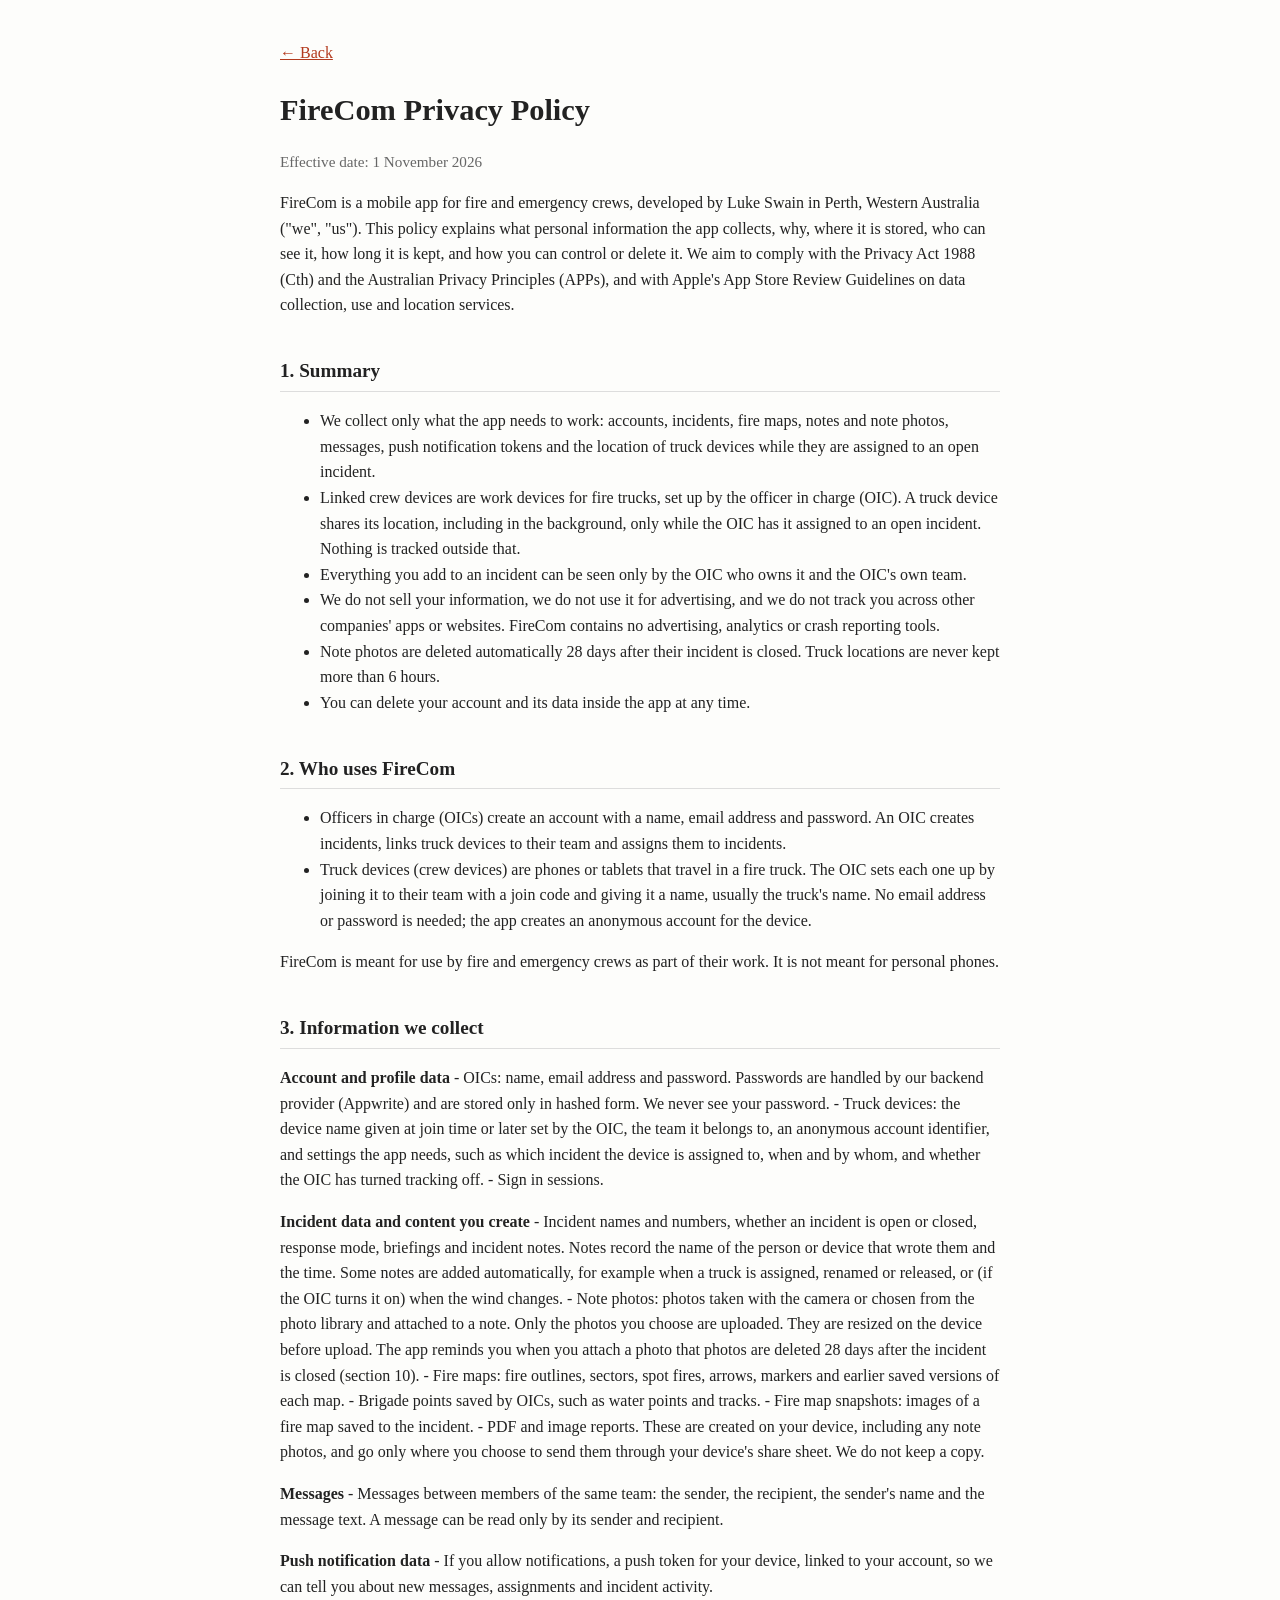
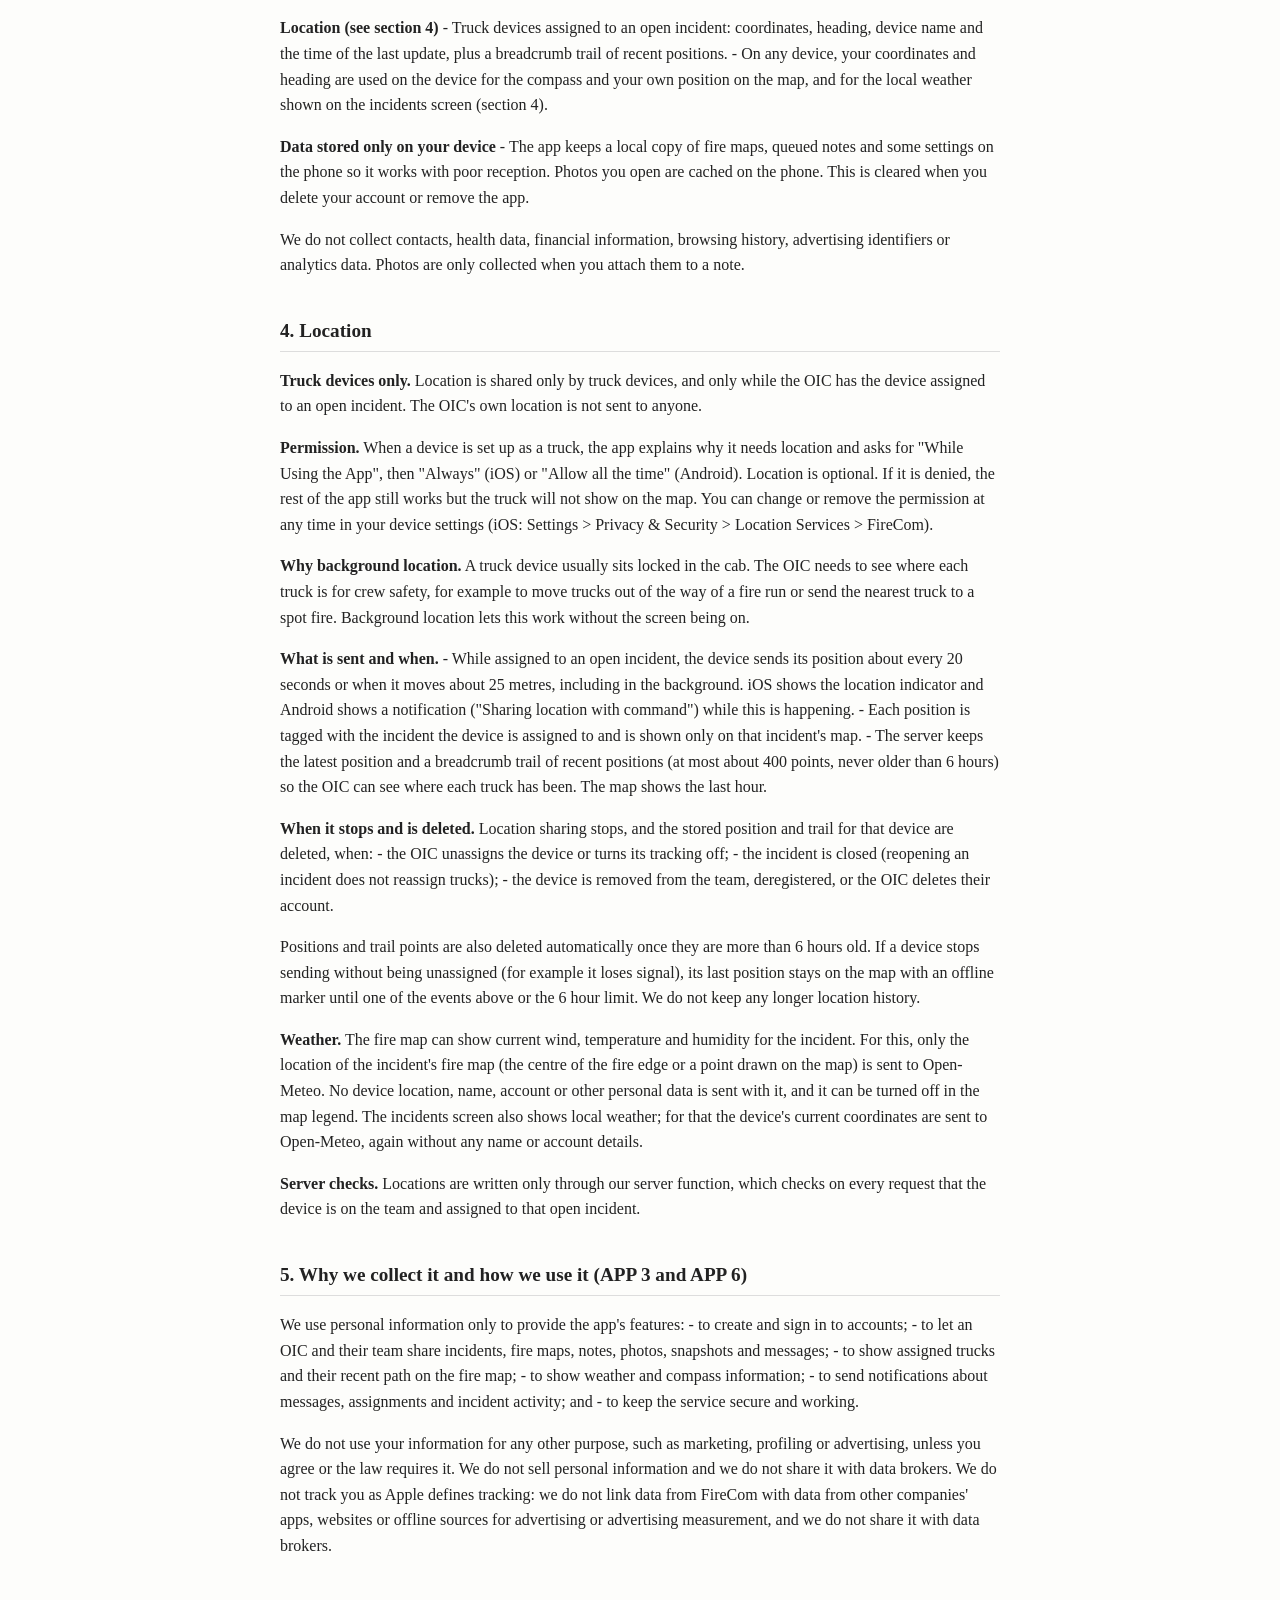
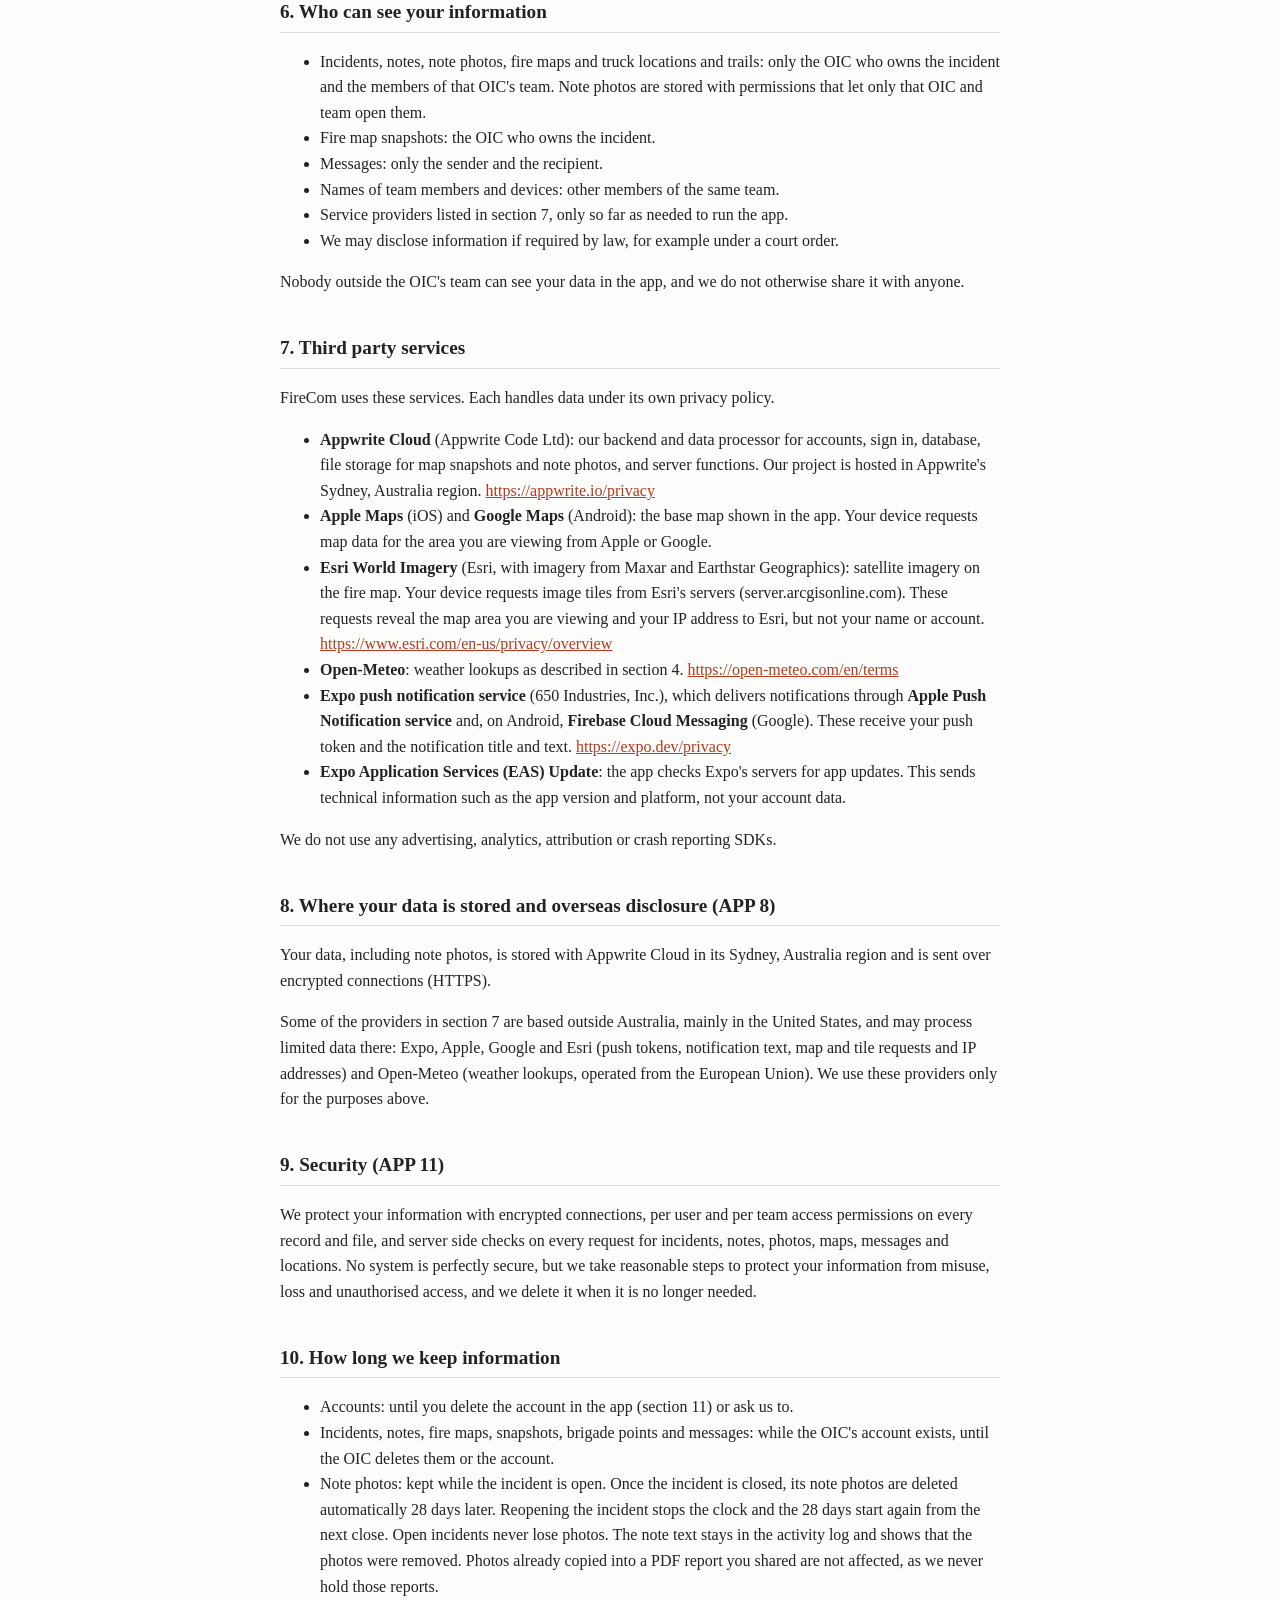
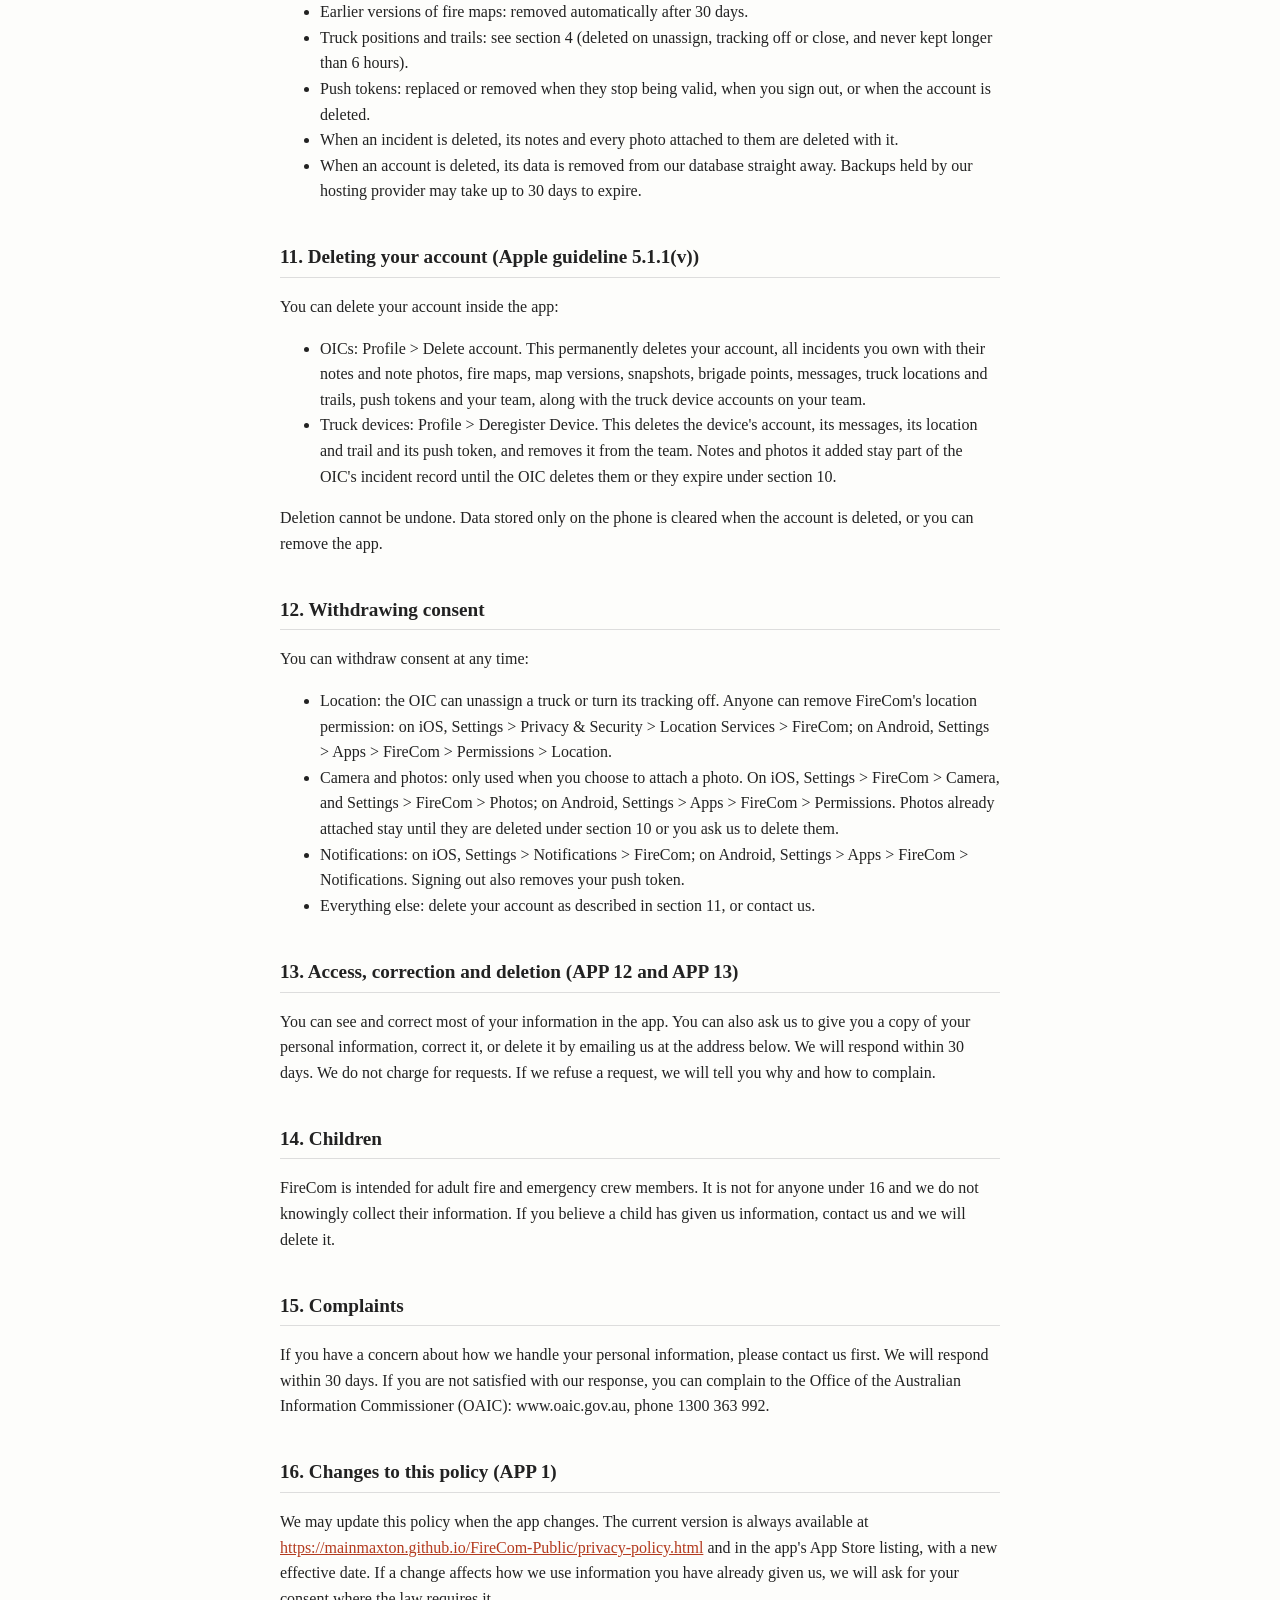
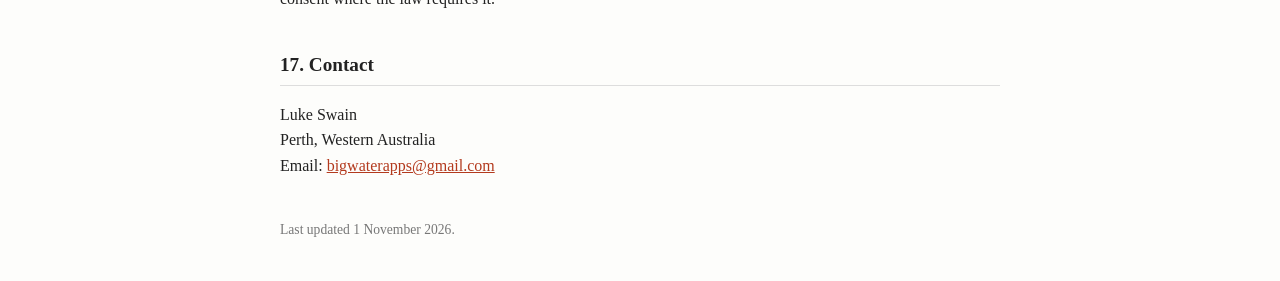
<file: privacy-policy.html>
<!DOCTYPE html>
<html lang="en"><head><meta charset="utf-8"><meta name="viewport" content="width=device-width, initial-scale=1">
<title>FireCom Privacy Policy</title><link rel="stylesheet" href="style.css"></head>
<body>
<p><a href="index.html">&larr; Back</a></p>
<h1>FireCom Privacy Policy</h1>
<p class="muted">Effective date: 1 November 2026</p>
<p>FireCom is a mobile app for fire and emergency crews, developed by Luke Swain in Perth, Western Australia ("we", "us"). This policy explains what personal information the app collects, why, where it is stored, who can see it, how long it is kept, and how you can control or delete it. We aim to comply with the Privacy Act 1988 (Cth) and the Australian Privacy Principles (APPs), and with Apple's App Store Review Guidelines on data collection, use and location services.</p>
<h2>1. Summary</h2>
<ul>
<li>We collect only what the app needs to work: accounts, incidents, fire maps, notes and note photos, messages, push notification tokens and the location of truck devices while they are assigned to an open incident.</li>
<li>Linked crew devices are work devices for fire trucks, set up by the officer in charge (OIC). A truck device shares its location, including in the background, only while the OIC has it assigned to an open incident. Nothing is tracked outside that.</li>
<li>Everything you add to an incident can be seen only by the OIC who owns it and the OIC's own team.</li>
<li>We do not sell your information, we do not use it for advertising, and we do not track you across other companies' apps or websites. FireCom contains no advertising, analytics or crash reporting tools.</li>
<li>Note photos are deleted automatically 28 days after their incident is closed. Truck locations are never kept more than 6 hours.</li>
<li>You can delete your account and its data inside the app at any time.</li>
</ul>
<h2>2. Who uses FireCom</h2>
<ul>
<li>Officers in charge (OICs) create an account with a name, email address and password. An OIC creates incidents, links truck devices to their team and assigns them to incidents.</li>
<li>Truck devices (crew devices) are phones or tablets that travel in a fire truck. The OIC sets each one up by joining it to their team with a join code and giving it a name, usually the truck's name. No email address or password is needed; the app creates an anonymous account for the device.</li>
</ul>
<p>FireCom is meant for use by fire and emergency crews as part of their work. It is not meant for personal phones.</p>
<h2>3. Information we collect</h2>
<p><strong>Account and profile data</strong>
- OICs: name, email address and password. Passwords are handled by our backend provider (Appwrite) and are stored only in hashed form. We never see your password.
- Truck devices: the device name given at join time or later set by the OIC, the team it belongs to, an anonymous account identifier, and settings the app needs, such as which incident the device is assigned to, when and by whom, and whether the OIC has turned tracking off.
- Sign in sessions.</p>
<p><strong>Incident data and content you create</strong>
- Incident names and numbers, whether an incident is open or closed, response mode, briefings and incident notes. Notes record the name of the person or device that wrote them and the time. Some notes are added automatically, for example when a truck is assigned, renamed or released, or (if the OIC turns it on) when the wind changes.
- Note photos: photos taken with the camera or chosen from the photo library and attached to a note. Only the photos you choose are uploaded. They are resized on the device before upload. The app reminds you when you attach a photo that photos are deleted 28 days after the incident is closed (section 10).
- Fire maps: fire outlines, sectors, spot fires, arrows, markers and earlier saved versions of each map.
- Brigade points saved by OICs, such as water points and tracks.
- Fire map snapshots: images of a fire map saved to the incident.
- PDF and image reports. These are created on your device, including any note photos, and go only where you choose to send them through your device's share sheet. We do not keep a copy.</p>
<p><strong>Messages</strong>
- Messages between members of the same team: the sender, the recipient, the sender's name and the message text. A message can be read only by its sender and recipient.</p>
<p><strong>Push notification data</strong>
- If you allow notifications, a push token for your device, linked to your account, so we can tell you about new messages, assignments and incident activity.</p>
<p><strong>Location (see section 4)</strong>
- Truck devices assigned to an open incident: coordinates, heading, device name and the time of the last update, plus a breadcrumb trail of recent positions.
- On any device, your coordinates and heading are used on the device for the compass and your own position on the map, and for the local weather shown on the incidents screen (section 4).</p>
<p><strong>Data stored only on your device</strong>
- The app keeps a local copy of fire maps, queued notes and some settings on the phone so it works with poor reception. Photos you open are cached on the phone. This is cleared when you delete your account or remove the app.</p>
<p>We do not collect contacts, health data, financial information, browsing history, advertising identifiers or analytics data. Photos are only collected when you attach them to a note.</p>
<h2>4. Location</h2>
<p><strong>Truck devices only.</strong> Location is shared only by truck devices, and only while the OIC has the device assigned to an open incident. The OIC's own location is not sent to anyone.</p>
<p><strong>Permission.</strong> When a device is set up as a truck, the app explains why it needs location and asks for "While Using the App", then "Always" (iOS) or "Allow all the time" (Android). Location is optional. If it is denied, the rest of the app still works but the truck will not show on the map. You can change or remove the permission at any time in your device settings (iOS: Settings &gt; Privacy &amp; Security &gt; Location Services &gt; FireCom).</p>
<p><strong>Why background location.</strong> A truck device usually sits locked in the cab. The OIC needs to see where each truck is for crew safety, for example to move trucks out of the way of a fire run or send the nearest truck to a spot fire. Background location lets this work without the screen being on.</p>
<p><strong>What is sent and when.</strong>
- While assigned to an open incident, the device sends its position about every 20 seconds or when it moves about 25 metres, including in the background. iOS shows the location indicator and Android shows a notification ("Sharing location with command") while this is happening.
- Each position is tagged with the incident the device is assigned to and is shown only on that incident's map.
- The server keeps the latest position and a breadcrumb trail of recent positions (at most about 400 points, never older than 6 hours) so the OIC can see where each truck has been. The map shows the last hour.</p>
<p><strong>When it stops and is deleted.</strong> Location sharing stops, and the stored position and trail for that device are deleted, when:
- the OIC unassigns the device or turns its tracking off;
- the incident is closed (reopening an incident does not reassign trucks);
- the device is removed from the team, deregistered, or the OIC deletes their account.</p>
<p>Positions and trail points are also deleted automatically once they are more than 6 hours old. If a device stops sending without being unassigned (for example it loses signal), its last position stays on the map with an offline marker until one of the events above or the 6 hour limit. We do not keep any longer location history.</p>
<p><strong>Weather.</strong> The fire map can show current wind, temperature and humidity for the incident. For this, only the location of the incident's fire map (the centre of the fire edge or a point drawn on the map) is sent to Open-Meteo. No device location, name, account or other personal data is sent with it, and it can be turned off in the map legend. The incidents screen also shows local weather; for that the device's current coordinates are sent to Open-Meteo, again without any name or account details.</p>
<p><strong>Server checks.</strong> Locations are written only through our server function, which checks on every request that the device is on the team and assigned to that open incident.</p>
<h2>5. Why we collect it and how we use it (APP 3 and APP 6)</h2>
<p>We use personal information only to provide the app's features:
- to create and sign in to accounts;
- to let an OIC and their team share incidents, fire maps, notes, photos, snapshots and messages;
- to show assigned trucks and their recent path on the fire map;
- to show weather and compass information;
- to send notifications about messages, assignments and incident activity; and
- to keep the service secure and working.</p>
<p>We do not use your information for any other purpose, such as marketing, profiling or advertising, unless you agree or the law requires it. We do not sell personal information and we do not share it with data brokers. We do not track you as Apple defines tracking: we do not link data from FireCom with data from other companies' apps, websites or offline sources for advertising or advertising measurement, and we do not share it with data brokers.</p>
<h2>6. Who can see your information</h2>
<ul>
<li>Incidents, notes, note photos, fire maps and truck locations and trails: only the OIC who owns the incident and the members of that OIC's team. Note photos are stored with permissions that let only that OIC and team open them.</li>
<li>Fire map snapshots: the OIC who owns the incident.</li>
<li>Messages: only the sender and the recipient.</li>
<li>Names of team members and devices: other members of the same team.</li>
<li>Service providers listed in section 7, only so far as needed to run the app.</li>
<li>We may disclose information if required by law, for example under a court order.</li>
</ul>
<p>Nobody outside the OIC's team can see your data in the app, and we do not otherwise share it with anyone.</p>
<h2>7. Third party services</h2>
<p>FireCom uses these services. Each handles data under its own privacy policy.</p>
<ul>
<li><strong>Appwrite Cloud</strong> (Appwrite Code Ltd): our backend and data processor for accounts, sign in, database, file storage for map snapshots and note photos, and server functions. Our project is hosted in Appwrite's Sydney, Australia region. <a href="https://appwrite.io/privacy">https://appwrite.io/privacy</a></li>
<li><strong>Apple Maps</strong> (iOS) and <strong>Google Maps</strong> (Android): the base map shown in the app. Your device requests map data for the area you are viewing from Apple or Google.</li>
<li><strong>Esri World Imagery</strong> (Esri, with imagery from Maxar and Earthstar Geographics): satellite imagery on the fire map. Your device requests image tiles from Esri's servers (server.arcgisonline.com). These requests reveal the map area you are viewing and your IP address to Esri, but not your name or account. <a href="https://www.esri.com/en-us/privacy/overview">https://www.esri.com/en-us/privacy/overview</a></li>
<li><strong>Open-Meteo</strong>: weather lookups as described in section 4. <a href="https://open-meteo.com/en/terms">https://open-meteo.com/en/terms</a></li>
<li><strong>Expo push notification service</strong> (650 Industries, Inc.), which delivers notifications through <strong>Apple Push Notification service</strong> and, on Android, <strong>Firebase Cloud Messaging</strong> (Google). These receive your push token and the notification title and text. <a href="https://expo.dev/privacy">https://expo.dev/privacy</a></li>
<li><strong>Expo Application Services (EAS) Update</strong>: the app checks Expo's servers for app updates. This sends technical information such as the app version and platform, not your account data.</li>
</ul>
<p>We do not use any advertising, analytics, attribution or crash reporting SDKs.</p>
<h2>8. Where your data is stored and overseas disclosure (APP 8)</h2>
<p>Your data, including note photos, is stored with Appwrite Cloud in its Sydney, Australia region and is sent over encrypted connections (HTTPS).</p>
<p>Some of the providers in section 7 are based outside Australia, mainly in the United States, and may process limited data there: Expo, Apple, Google and Esri (push tokens, notification text, map and tile requests and IP addresses) and Open-Meteo (weather lookups, operated from the European Union). We use these providers only for the purposes above.</p>
<h2>9. Security (APP 11)</h2>
<p>We protect your information with encrypted connections, per user and per team access permissions on every record and file, and server side checks on every request for incidents, notes, photos, maps, messages and locations. No system is perfectly secure, but we take reasonable steps to protect your information from misuse, loss and unauthorised access, and we delete it when it is no longer needed.</p>
<h2>10. How long we keep information</h2>
<ul>
<li>Accounts: until you delete the account in the app (section 11) or ask us to.</li>
<li>Incidents, notes, fire maps, snapshots, brigade points and messages: while the OIC's account exists, until the OIC deletes them or the account.</li>
<li>Note photos: kept while the incident is open. Once the incident is closed, its note photos are deleted automatically 28 days later. Reopening the incident stops the clock and the 28 days start again from the next close. Open incidents never lose photos. The note text stays in the activity log and shows that the photos were removed. Photos already copied into a PDF report you shared are not affected, as we never hold those reports.</li>
<li>Earlier versions of fire maps: removed automatically after 30 days.</li>
<li>Truck positions and trails: see section 4 (deleted on unassign, tracking off or close, and never kept longer than 6 hours).</li>
<li>Push tokens: replaced or removed when they stop being valid, when you sign out, or when the account is deleted.</li>
<li>When an incident is deleted, its notes and every photo attached to them are deleted with it.</li>
<li>When an account is deleted, its data is removed from our database straight away. Backups held by our hosting provider may take up to 30 days to expire.</li>
</ul>
<h2>11. Deleting your account (Apple guideline 5.1.1(v))</h2>
<p>You can delete your account inside the app:</p>
<ul>
<li>OICs: Profile &gt; Delete account. This permanently deletes your account, all incidents you own with their notes and note photos, fire maps, map versions, snapshots, brigade points, messages, truck locations and trails, push tokens and your team, along with the truck device accounts on your team.</li>
<li>Truck devices: Profile &gt; Deregister Device. This deletes the device's account, its messages, its location and trail and its push token, and removes it from the team. Notes and photos it added stay part of the OIC's incident record until the OIC deletes them or they expire under section 10.</li>
</ul>
<p>Deletion cannot be undone. Data stored only on the phone is cleared when the account is deleted, or you can remove the app.</p>
<h2>12. Withdrawing consent</h2>
<p>You can withdraw consent at any time:</p>
<ul>
<li>Location: the OIC can unassign a truck or turn its tracking off. Anyone can remove FireCom's location permission: on iOS, Settings &gt; Privacy &amp; Security &gt; Location Services &gt; FireCom; on Android, Settings &gt; Apps &gt; FireCom &gt; Permissions &gt; Location.</li>
<li>Camera and photos: only used when you choose to attach a photo. On iOS, Settings &gt; FireCom &gt; Camera, and Settings &gt; FireCom &gt; Photos; on Android, Settings &gt; Apps &gt; FireCom &gt; Permissions. Photos already attached stay until they are deleted under section 10 or you ask us to delete them.</li>
<li>Notifications: on iOS, Settings &gt; Notifications &gt; FireCom; on Android, Settings &gt; Apps &gt; FireCom &gt; Notifications. Signing out also removes your push token.</li>
<li>Everything else: delete your account as described in section 11, or contact us.</li>
</ul>
<h2>13. Access, correction and deletion (APP 12 and APP 13)</h2>
<p>You can see and correct most of your information in the app. You can also ask us to give you a copy of your personal information, correct it, or delete it by emailing us at the address below. We will respond within 30 days. We do not charge for requests. If we refuse a request, we will tell you why and how to complain.</p>
<h2>14. Children</h2>
<p>FireCom is intended for adult fire and emergency crew members. It is not for anyone under 16 and we do not knowingly collect their information. If you believe a child has given us information, contact us and we will delete it.</p>
<h2>15. Complaints</h2>
<p>If you have a concern about how we handle your personal information, please contact us first. We will respond within 30 days. If you are not satisfied with our response, you can complain to the Office of the Australian Information Commissioner (OAIC): www.oaic.gov.au, phone 1300 363 992.</p>
<h2>16. Changes to this policy (APP 1)</h2>
<p>We may update this policy when the app changes. The current version is always available at <a href="https://mainmaxton.github.io/FireCom-Public/privacy-policy.html">https://mainmaxton.github.io/FireCom-Public/privacy-policy.html</a> and in the app's App Store listing, with a new effective date. If a change affects how we use information you have already given us, we will ask for your consent where the law requires it.</p>
<h2>17. Contact</h2>
<p>Luke Swain<br>Perth, Western Australia<br>Email: <a href="mailto:bigwaterapps@gmail.com">bigwaterapps@gmail.com</a></p>

<footer>Last updated 1 November 2026.</footer>
</body></html>
</file>
<file: style.css>
body{font-family:Georgia,"Times New Roman",serif;max-width:720px;margin:40px auto;padding:0 20px;line-height:1.6;color:#222;background:#fdfdfb}
h1{font-size:1.9em;margin-bottom:.2em}h2{font-size:1.2em;margin-top:2em;border-bottom:1px solid #ddd;padding-bottom:4px}
a{color:#b33a1e}.muted{color:#666;font-size:.95em}footer{margin-top:3em;font-size:.85em;color:#777}
</file>
